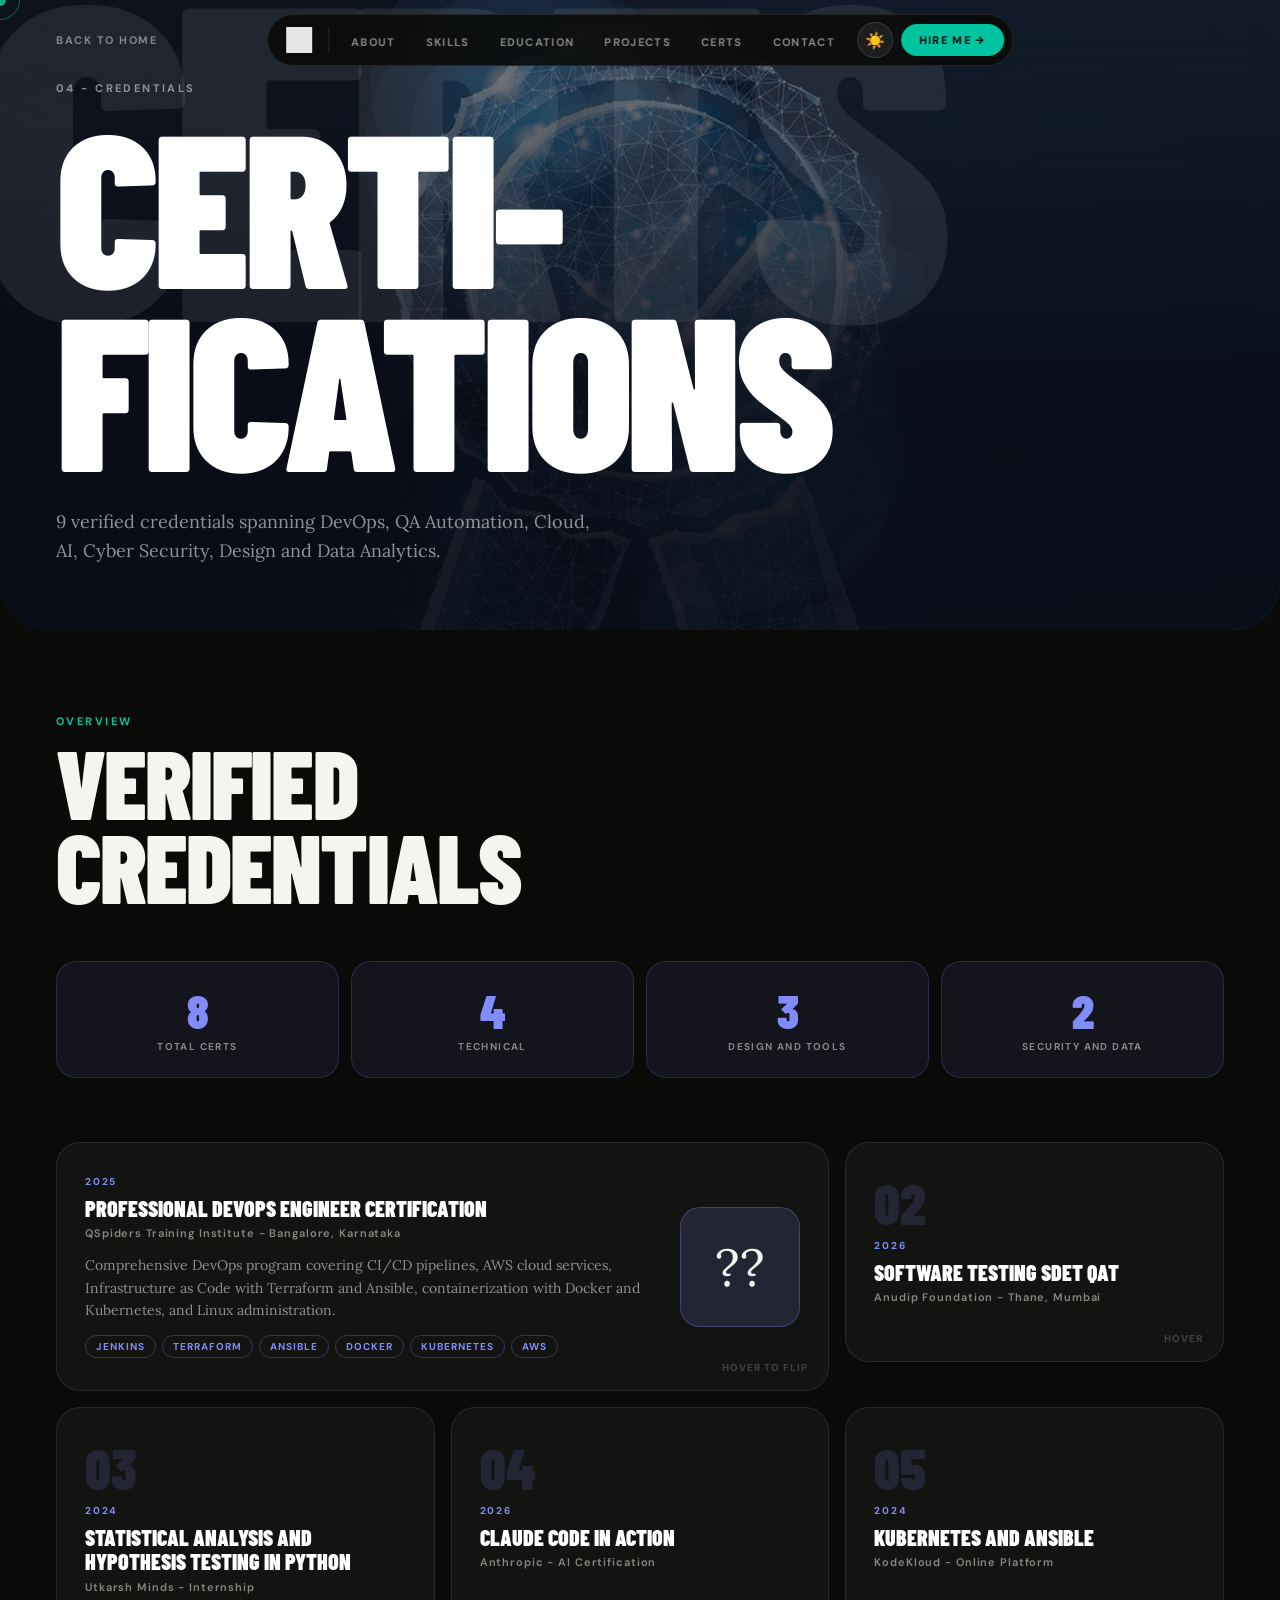
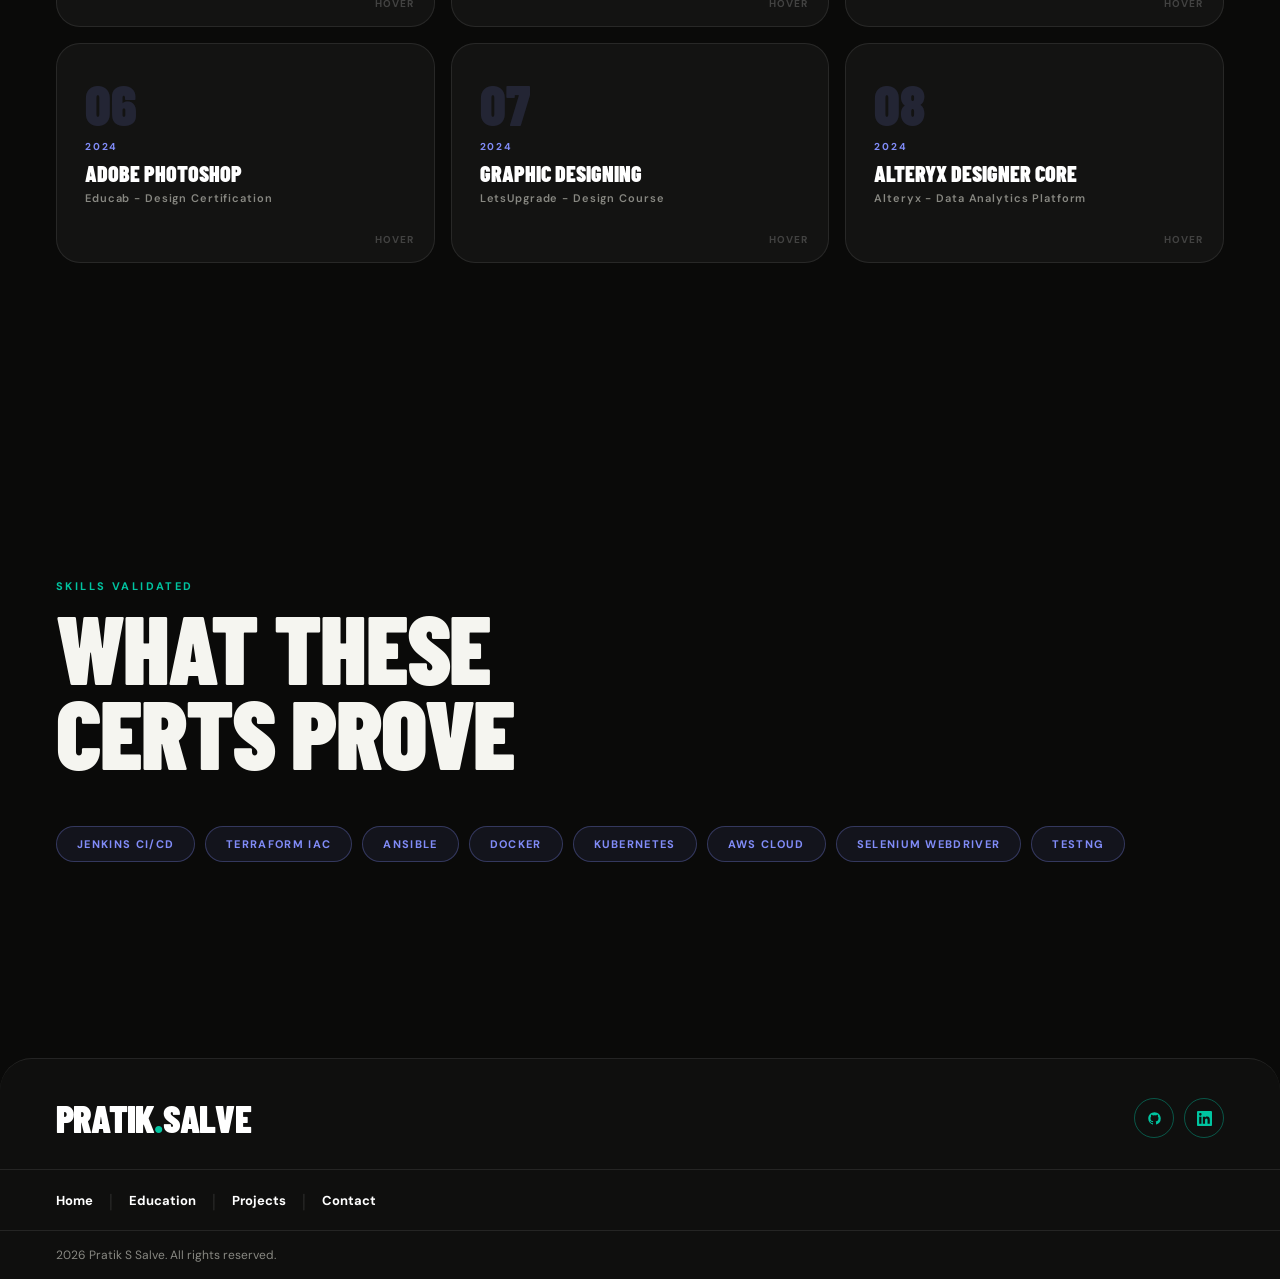
<file: certifications.html>
<!DOCTYPE html>
<html lang="en">
<head>
  <meta charset="UTF-8"/>
  <meta name="viewport" content="width=device-width, initial-scale=1.0"/>
  <title>Certifications — Pratik S Salve | Portfolio</title>
  <meta name="description" content="9 verified credentials — QSpiders DevOps, Anudip SDET, Anthropic Claude Code, KodeKloud, Mastercard Cyber Security, Alteryx, and more."/>
  <meta name="author" content="Pratik S Salve"/>
  <meta property="og:title" content="Certifications — Pratik S Salve"/>
  <link rel="manifest" href="manifest.json"/>
  <meta name="theme-color" content="#00c4a0"/>
  <link rel="icon" type="image/svg+xml" href="favicon.svg"/>
  <link rel="stylesheet" href="shared.css"/>
  <style>
    .page-hero{min-height:70vh;background:#0a0f1e url('cerifications.jpg') center center / cover no-repeat;position:relative;overflow:hidden;display:flex;flex-direction:column;justify-content:flex-end;padding:0 56px;border-radius:0 0 48px 48px;margin-bottom:4px;}
    .page-hero::before{content:'';position:absolute;inset:0;background:linear-gradient(to top, rgba(8,10,20,0.92) 40%, rgba(8,10,20,0.55) 100%);z-index:1;}
    .page-hero > *{position:relative;z-index:2;}
    .page-hero-bg{position:absolute;top:-40px;left:-20px;font-family:'Barlow Condensed',sans-serif;font-weight:900;font-size:clamp(180px,35vw,480px);text-transform:uppercase;letter-spacing:-0.05em;line-height:0.82;color:rgba(255,255,255,0.08);user-select:none;pointer-events:none;animation:bgDrift 18s ease-in-out infinite alternate;}
    @keyframes bgDrift{from{transform:translateX(-2%);}to{transform:translateX(2%);}}
    .back-btn{position:relative;z-index:2;display:inline-flex;align-items:center;gap:8px;font-family:'DM Sans',sans-serif;font-size:11px;font-weight:700;letter-spacing:0.14em;text-transform:uppercase;color:rgba(255,255,255,0.45);text-decoration:none;padding:10px 0;margin-bottom:24px;transition:gap 0.2s,color 0.2s;animation:fadeUp 0.6s ease 0.2s both;}
    .back-btn:hover{gap:14px;color:rgba(255,255,255,0.85);}
    .page-hero-label{font-family:'DM Sans',sans-serif;font-size:11px;font-weight:700;letter-spacing:0.22em;text-transform:uppercase;color:rgba(255,255,255,0.5);margin-bottom:16px;z-index:2;position:relative;animation:fadeUp 0.7s ease 0.3s both;}
    .page-hero-title{font-family:'Barlow Condensed',sans-serif;font-weight:900;font-size:clamp(80px,17vw,220px);line-height:0.84;letter-spacing:-0.03em;text-transform:uppercase;color:#fff;z-index:2;position:relative;overflow:hidden;}
    .page-hero-title span{display:block;overflow:hidden;animation:lineReveal 0.9s cubic-bezier(0.16,1,0.3,1) both;}
    .page-hero-title span:nth-child(1){animation-delay:0.4s;}.page-hero-title span:nth-child(2){animation-delay:0.55s;}
    @keyframes lineReveal{from{clip-path:inset(0 0 100% 0);transform:translateY(20px);}to{clip-path:inset(0 0 0% 0);transform:translateY(0);}}
    .page-hero-sub{position:relative;z-index:2;font-family:'Lora',serif;font-size:18px;color:rgba(255,255,255,0.55);max-width:560px;line-height:1.6;padding:32px 0 64px;animation:fadeUp 0.8s ease 0.7s both;}
    @keyframes fadeUp{from{opacity:0;transform:translateY(36px);}to{opacity:1;transform:translateY(0);}}
    .cert-section{padding:80px 56px;max-width:1280px;margin:0 auto;}
    .cert-stats{display:grid;grid-template-columns:repeat(4,1fr);gap:12px;margin-bottom:64px;}
    .cert-stat{background:rgba(129,140,248,0.08);border:1px solid rgba(129,140,248,0.2);border-radius:20px;padding:24px;text-align:center;}
    .cert-stat-num{font-family:'Barlow Condensed',sans-serif;font-weight:900;font-size:48px;color:var(--indigo);line-height:1;}
    .cert-stat-lbl{font-family:'DM Sans',sans-serif;font-size:10px;font-weight:700;letter-spacing:0.14em;text-transform:uppercase;color:var(--gray);margin-top:6px;}
    [data-theme="light"] .cert-stat{background:rgba(129,140,248,0.06);border-color:rgba(129,140,248,0.2);}
    .cert-grid{display:grid;grid-template-columns:repeat(auto-fill,minmax(300px,1fr));gap:16px;}
    .cert-flip{perspective:900px;cursor:pointer;}
    .cert-flip-inner{position:relative;transform-style:preserve-3d;transition:transform 0.7s cubic-bezier(0.16,1,0.3,1);}
    .cert-flip:hover .cert-flip-inner{transform:rotateY(180deg);}
    .cert-front,.cert-back{backface-visibility:hidden;-webkit-backface-visibility:hidden;border-radius:24px;min-height:220px;padding:32px 28px;border:1px solid rgba(255,255,255,0.09);position:relative;overflow:hidden;}
    .cert-front{background:rgba(255,255,255,0.04);}
    .cert-front::after{content:'';position:absolute;top:0;left:-100%;width:50%;height:100%;background:linear-gradient(90deg,transparent,rgba(255,255,255,0.06),transparent);animation:shimmer 3.5s ease infinite;animation-delay:var(--delay,0s);}
    @keyframes shimmer{0%{left:-100%;}100%{left:200%;}}
    .cert-back{position:absolute;inset:0;transform:rotateY(180deg);background:rgba(129,140,248,0.12);border-color:rgba(129,140,248,0.35);display:flex;flex-direction:column;justify-content:center;}
    .cert-number{font-family:'Barlow Condensed',sans-serif;font-weight:900;font-size:56px;line-height:1;color:rgba(129,140,248,0.15);margin-bottom:8px;}
    .cert-year{font-family:'DM Sans',sans-serif;font-size:10px;font-weight:700;letter-spacing:0.18em;text-transform:uppercase;color:var(--indigo);margin-bottom:8px;}
    .cert-name{font-family:'Barlow Condensed',sans-serif;font-weight:900;font-size:22px;text-transform:uppercase;color:#fff;line-height:1.1;margin-bottom:6px;}
    .cert-issuer{font-family:'DM Sans',sans-serif;font-size:11px;font-weight:600;letter-spacing:0.08em;color:var(--gray);}
    .cert-hint{position:absolute;bottom:16px;right:20px;font-family:'DM Sans',sans-serif;font-size:10px;font-weight:700;letter-spacing:0.1em;text-transform:uppercase;color:rgba(255,255,255,0.2);}
    .cert-back-label{font-family:'DM Sans',sans-serif;font-size:10px;font-weight:700;letter-spacing:0.18em;text-transform:uppercase;color:var(--indigo);margin-bottom:10px;}
    .cert-back-title{font-family:'Barlow Condensed',sans-serif;font-weight:900;font-size:20px;text-transform:uppercase;color:#fff;margin-bottom:10px;}
    .cert-back-desc{font-family:'Lora',serif;font-size:14px;color:rgba(245,245,240,0.65);line-height:1.6;margin-bottom:16px;}
    .cert-back-badge{display:inline-flex;align-items:center;gap:6px;font-family:'DM Sans',sans-serif;font-size:10px;font-weight:700;letter-spacing:0.1em;text-transform:uppercase;color:var(--indigo);border:1px solid rgba(129,140,248,0.35);padding:5px 12px;border-radius:50px;}
    .cert-featured{grid-column:span 2;}
    .cert-featured .cert-front{min-height:auto;display:grid;grid-template-columns:1fr auto;align-items:center;gap:32px;}
    .cert-featured-visual{width:120px;height:120px;border-radius:20px;background:rgba(129,140,248,0.15);border:1px solid rgba(129,140,248,0.3);display:flex;align-items:center;justify-content:center;font-size:52px;flex-shrink:0;}
    .cert-tags{display:flex;flex-wrap:wrap;gap:6px;margin-top:14px;}
    .cert-tag{font-family:'DM Sans',sans-serif;font-size:10px;font-weight:700;letter-spacing:0.1em;text-transform:uppercase;color:var(--indigo);border:1px solid rgba(129,140,248,0.3);padding:4px 10px;border-radius:50px;}
    [data-theme="light"] .cert-front{background:rgba(0,0,0,0.04);border-color:rgba(0,0,0,0.1);}
    [data-theme="light"] .cert-name{color:#0d0d0c;}
    [data-theme="light"] .cert-issuer{color:#666660;}
    [data-theme="light"] .cert-hint{color:rgba(0,0,0,0.15);}
    [data-theme="light"] .cert-number{color:rgba(129,140,248,0.12);}
    .skills-validated{padding:0 56px 96px;max-width:1280px;margin:0 auto;}
    .skill-pill-grid{display:flex;flex-wrap:wrap;gap:10px;margin-top:24px;}
    .skill-pill{font-family:'DM Sans',sans-serif;font-size:11px;font-weight:700;letter-spacing:0.12em;text-transform:uppercase;padding:10px 20px;border-radius:50px;border:1px solid rgba(129,140,248,0.3);color:var(--indigo);background:rgba(129,140,248,0.08);transition:all 0.25s;cursor:default;}
    .skill-pill:hover{background:rgba(129,140,248,0.2);border-color:var(--indigo);transform:translateY(-2px);}
    @media(max-width:900px){.page-hero{padding:0 24px;border-radius:0 0 32px 32px;}.cert-section,.skills-validated{padding-left:24px;padding-right:24px;}.cert-featured{grid-column:span 1;}.cert-featured .cert-front{grid-template-columns:1fr;}.cert-featured-visual{display:none;}.cert-stats{grid-template-columns:repeat(2,1fr);}}
  </style>
</head>
<body>
<a href="#main-content" class="skip-link">Skip to content</a>
<div id="preloader"><div class="preloader-inner"><div class="preloader-logo">P<span>.</span></div><div class="preloader-bar"><div class="preloader-bar-fill"></div></div></div></div>
<div id="scrollProgress"></div>
<button id="backToTop" title="Back to top">^</button>
<div id="mobileMenu"><div class="mobile-panel"><button class="mobile-close" id="menuClose">X</button><a class="mobile-panel-logo" href="index.html">P<span>.</span></a><ul class="mobile-links"><li><a href="index.html">Home</a></li><li><a href="education.html">Education</a></li><li><a href="projects.html">Projects</a></li><li><a href="certifications.html">Certifications</a></li><li><a href="contact.html">Contact</a></li></ul><div class="mobile-footer">2026 Pratik S Salve</div></div></div>
<div class="cursor"></div><div class="cursor-ring"></div><div class="page-transition"></div>
<nav>
  <a class="nav-logo" href="index.html" style="padding:0 16px 0 10px;border-right:1px solid rgba(255,255,255,0.1);margin-right:8px;"><img src="logo.png" alt="Pratik Salve Logo" style="height:26px;width:auto;object-fit:contain;display:block;filter:brightness(0) invert(1);opacity:0.9;"/></a>
  <ul class="nav-links">
    <li><a href="index.html#about">About</a></li>
    <li><a href="index.html#skills">Skills</a></li>
    <li><a href="education.html">Education</a></li>
    <li><a href="projects.html">Projects</a></li>
    <li><a href="certifications.html" class="active">Certs</a></li>
    <li><a href="contact.html">Contact</a></li>
  </ul>
  <button id="themeToggle" title="Toggle theme">S</button>
  <a class="nav-cta btn-magnetic" href="contact.html">Hire Me →</a>
  <button id="hamburger" aria-label="Open menu"><span></span><span></span><span></span></button>
</nav>

<section class="page-hero">
  <div class="page-hero-bg">CERTS</div>
  <a href="index.html" class="back-btn">Back to Home</a>
  <div class="page-hero-label">04 - Credentials</div>
  <h1 class="page-hero-title"><span>Certi-</span><span>fications</span></h1>
  <p class="page-hero-sub">9 verified credentials spanning DevOps, QA Automation, Cloud, AI, Cyber Security, Design and Data Analytics.</p>
</section>

<div class="cert-section" id="main-content" role="main">
  <div class="reveal"><div class="sec-label">Overview</div></div>
  <div class="reveal"><div class="sec-title">Verified<br>Credentials</div></div>
  <div class="cert-stats stagger reveal">
    <div class="cert-stat"><div class="cert-stat-num" data-count="9">0</div><div class="cert-stat-lbl">Total Certs</div></div>
    <div class="cert-stat"><div class="cert-stat-num" data-count="4">0</div><div class="cert-stat-lbl">Technical</div></div>
    <div class="cert-stat"><div class="cert-stat-num" data-count="3">0</div><div class="cert-stat-lbl">Design and Tools</div></div>
    <div class="cert-stat"><div class="cert-stat-num" data-count="2">0</div><div class="cert-stat-lbl">Security and Data</div></div>
  </div>
  <div class="cert-grid stagger">

    <div class="cert-flip cert-featured" style="--delay:0s">
      <div class="cert-flip-inner">
        <div class="cert-front">
          <div>
            <div class="cert-year">2025</div>
            <div class="cert-name">Professional DevOps Engineer Certification</div>
            <div class="cert-issuer">QSpiders Training Institute - Bangalore, Karnataka</div>
            <div style="margin-top:14px;font-family:'Lora',serif;font-size:14px;color:rgba(245,245,240,0.55);line-height:1.6;">Comprehensive DevOps program covering CI/CD pipelines, AWS cloud services, Infrastructure as Code with Terraform and Ansible, containerization with Docker and Kubernetes, and Linux administration.</div>
            <div class="cert-tags"><span class="cert-tag">Jenkins</span><span class="cert-tag">Terraform</span><span class="cert-tag">Ansible</span><span class="cert-tag">Docker</span><span class="cert-tag">Kubernetes</span><span class="cert-tag">AWS</span></div>
          </div>
          <div class="cert-featured-visual">??</div>
          <div class="cert-hint">Hover to flip</div>
        </div>
        <div class="cert-back">
          <div class="cert-back-label">QSpiders - Bangalore - 2025</div>
          <div class="cert-back-title">Professional DevOps Engineer</div>
          <div class="cert-back-desc">Hands-on training in the complete DevOps lifecycle. Practical labs on AWS EC2 VPC IAM, Jenkins pipelines, Terraform IaC provisioning, Ansible playbooks, Docker containerization, and Kubernetes orchestration.</div>
          <div class="cert-back-badge">Verified Certificate</div>
        </div>
      </div>
    </div>

    <div class="cert-flip" style="--delay:0.1s">
      <div class="cert-flip-inner">
        <div class="cert-front"><div class="cert-number">02</div><div class="cert-year">2026</div><div class="cert-name">Software Testing SDET QAT</div><div class="cert-issuer">Anudip Foundation - Thane, Mumbai</div><div class="cert-hint">Hover</div></div>
        <div class="cert-back"><div class="cert-back-label">Anudip Foundation - Thane - 2026</div><div class="cert-back-title">SDET QA Tester</div><div class="cert-back-desc">Complete QA program covering Manual Testing, Selenium WebDriver automation, TestNG, Maven POM framework, JMeter performance testing, API testing with RestAssured, and defect management with Jira.</div><div class="cert-back-badge">Certified Tester</div></div>
      </div>
    </div>

    <div class="cert-flip" style="--delay:0.2s">
      <div class="cert-flip-inner">
        <div class="cert-front"><div class="cert-number">03</div><div class="cert-year">2024</div><div class="cert-name">Statistical Analysis and Hypothesis Testing in Python</div><div class="cert-issuer">Utkarsh Minds - Internship</div><div class="cert-hint">Hover</div></div>
        <div class="cert-back"><div class="cert-back-label">Utkarsh Minds - 2024</div><div class="cert-back-title">Data Analytics Intern</div><div class="cert-back-desc">Real-world data analysis using Python. One-sample, two-sample, and multi-variable hypothesis testing. Extracting insights from complex datasets using statistical methods, Pandas and NumPy.</div><div class="cert-back-badge">Internship Certificate</div></div>
      </div>
    </div>

    <div class="cert-flip" style="--delay:0.3s">
      <div class="cert-flip-inner">
        <div class="cert-front"><div class="cert-number">04</div><div class="cert-year">2026</div><div class="cert-name">Claude Code in Action</div><div class="cert-issuer">Anthropic - AI Certification</div><div class="cert-hint">Hover</div></div>
        <div class="cert-back"><div class="cert-back-label">Anthropic - 2026</div><div class="cert-back-title">Claude Code in Action</div><div class="cert-back-desc">Certified in AI-assisted software development using Claude by Anthropic. Practical application of large language models for code generation, debugging, documentation, and building intelligent applications.</div><div class="cert-back-badge">AI Certified</div></div>
      </div>
    </div>

    <div class="cert-flip" style="--delay:0.4s">
      <div class="cert-flip-inner">
        <div class="cert-front"><div class="cert-number">05</div><div class="cert-year">2024</div><div class="cert-name">Kubernetes and Ansible</div><div class="cert-issuer">KodeKloud - Online Platform</div><div class="cert-hint">Hover</div></div>
        <div class="cert-back"><div class="cert-back-label">KodeKloud - 2024</div><div class="cert-back-title">Kubernetes and Ansible</div><div class="cert-back-desc">Hands-on labs in container orchestration with Kubernetes covering pods, deployments, services and scaling. Configuration management with Ansible playbooks, roles, inventory management and automation.</div><div class="cert-back-badge">Verified</div></div>
      </div>
    </div>

    <div class="cert-flip" style="--delay:0.5s">
      <div class="cert-flip-inner">
        <div class="cert-front"><div class="cert-number">06</div><div class="cert-year">2024</div><div class="cert-name">Adobe Photoshop</div><div class="cert-issuer">Educab - Design Certification</div><div class="cert-hint">Hover</div></div>
        <div class="cert-back"><div class="cert-back-label">Educab - 2024</div><div class="cert-back-title">Adobe Photoshop</div><div class="cert-back-desc">Professional image editing, photo manipulation, layer management, colour correction, typography, and digital design fundamentals using Adobe Photoshop.</div><div class="cert-back-badge">Design Certified</div></div>
      </div>
    </div>

    <div class="cert-flip" style="--delay:0.6s">
      <div class="cert-flip-inner">
        <div class="cert-front"><div class="cert-number">07</div><div class="cert-year">2024</div><div class="cert-name">Graphic Designing</div><div class="cert-issuer">LetsUpgrade - Design Course</div><div class="cert-hint">Hover</div></div>
        <div class="cert-back"><div class="cert-back-label">LetsUpgrade - 2024</div><div class="cert-back-title">Graphic Designing</div><div class="cert-back-desc">Principles of visual design including typography, colour theory, layout, branding fundamentals, and creating professional graphics for digital and print media.</div><div class="cert-back-badge">Design Certified</div></div>
      </div>
    </div>

    <div class="cert-flip" style="--delay:0.7s">
      <div class="cert-flip-inner">
        <div class="cert-front"><div class="cert-number">08</div><div class="cert-year">2024</div><div class="cert-name">Alteryx Designer Core</div><div class="cert-issuer">Alteryx - Data Analytics Platform</div><div class="cert-hint">Hover</div></div>
        <div class="cert-back"><div class="cert-back-label">Alteryx - 2024</div><div class="cert-back-title">Alteryx Designer Core</div><div class="cert-back-desc">Data preparation, blending, and analytics using Alteryx Designer. ETL workflows, data cleansing, spatial analytics, and automated reporting for business intelligence use cases.</div><div class="cert-back-badge">Data Certified</div></div>
      </div>
    </div>

    <div class="cert-flip" style="--delay:0.8s">
      <div class="cert-flip-inner">
        <div class="cert-front"><div class="cert-number">09</div><div class="cert-year">2023</div><div class="cert-name">Cyber Security Job Simulation</div><div class="cert-issuer">Mastercard - Forage Virtual Experience</div><div class="cert-hint">Hover</div></div>
        <div class="cert-back"><div class="cert-back-label">Mastercard x Forage - 2023</div><div class="cert-back-title">Cyber Security Simulation</div><div class="cert-back-desc">Virtual work experience at Mastercard's Cyber Security team covering threat identification, phishing simulation analysis, security awareness training design, and incident response fundamentals.</div><div class="cert-back-badge">Security Certified</div></div>
      </div>
    </div>

  </div>
</div>

<div class="skills-validated">
  <div class="reveal"><div class="sec-label">Skills Validated</div></div>
  <div class="reveal"><div class="sec-title">What These<br>Certs Prove</div></div>
  <div class="skill-pill-grid stagger reveal">
    <span class="skill-pill">Jenkins CI/CD</span>
    <span class="skill-pill">Terraform IaC</span>
    <span class="skill-pill">Ansible</span>
    <span class="skill-pill">Docker</span>
    <span class="skill-pill">Kubernetes</span>
    <span class="skill-pill">AWS Cloud</span>
    <span class="skill-pill">Selenium WebDriver</span>
    <span class="skill-pill">TestNG</span>
    <span class="skill-pill">JMeter</span>
    <span class="skill-pill">Python Stats</span>
    <span class="skill-pill">Hypothesis Testing</span>
    <span class="skill-pill">Claude AI</span>
    <span class="skill-pill">Alteryx</span>
    <span class="skill-pill">Photoshop</span>
    <span class="skill-pill">Graphic Design</span>
    <span class="skill-pill">Cyber Security</span>
    <span class="skill-pill">Phishing Analysis</span>
    <span class="skill-pill">Linux Admin</span>
    <span class="skill-pill">REST API Testing</span>
    <span class="skill-pill">Jira Defect Mgmt</span>
  </div>
</div>

<footer class="site-footer">
  <div class="footer-top">
    <a class="footer-logo" href="index.html">PRATIK<span>.</span>SALVE</a>
    <div class="footer-socials">
      <a class="social-btn" href="https://github.com/imagesAII" target="_blank"><svg viewBox="0 0 24 24"><path d="M12 2C6.48 2 2 6.48 2 12c0 4.42 2.87 8.17 6.84 9.49.5.09.68-.22.68-.48 0-.24-.01-.87-.01-1.71-2.78.6-3.37-1.34-3.37-1.34-.45-1.16-1.11-1.47-1.11-1.47-.91-.62.07-.61.07-.61 1 .07 1.53 1.03 1.53 1.03.89 1.52 2.34 1.08 2.91.83.09-.65.35-1.08.63-1.33-2.22-.25-4.55-1.11-4.55-4.94 0-1.09.39-1.98 1.03-2.68-.1-.25-.45-1.27.1-2.64 0 0 .84-.27 2.75 1.02A9.56 9.56 0 0112 6.8c.85 0 1.71.11 2.51.33 1.91-1.29 2.75-1.02 2.75-1.02.55 1.37.2 2.39.1 2.64.64.7 1.03 1.59 1.03 2.68 0 3.84-2.34 4.69-4.57 4.93.36.31.68.92.68 1.85 0 1.34-.01 2.41-.01 2.74 0 .27.18.58.69.48A10.01 10.01 0 0022 12c0-5.52-4.48-10-10-10z"/></svg></a>
      <a class="social-btn" href="https://www.linkedin.com/in/pratik-salve-developer/" target="_blank"><svg viewBox="0 0 24 24"><path d="M20.447 20.452h-3.554v-5.569c0-1.328-.027-3.037-1.852-3.037-1.853 0-2.136 1.445-2.136 2.939v5.667H9.351V9h3.414v1.561h.046c.477-.9 1.637-1.85 3.37-1.85 3.601 0 4.267 2.37 4.267 5.455v6.286zM5.337 7.433a2.062 2.062 0 01-2.063-2.065 2.064 2.064 0 112.063 2.065zm1.782 13.019H3.555V9h3.564v11.452zM22.225 0H1.771C.792 0 0 .774 0 1.729v20.542C0 23.227.792 24 1.771 24h20.451C23.2 24 24 23.227 24 22.271V1.729C24 .774 23.2 0 22.222 0h.003z"/></svg></a>
    </div>
  </div>
  <div class="footer-nav"><a href="index.html">Home</a><span class="pipe">|</span><a href="education.html">Education</a><span class="pipe">|</span><a href="projects.html">Projects</a><span class="pipe">|</span><a href="contact.html">Contact</a></div>
  <div class="footer-bottom"><p class="footer-copy">2026 Pratik S Salve. All rights reserved.</p></div>
</footer>
<script src="shared.js"></script>
</body>
</html>
</file>
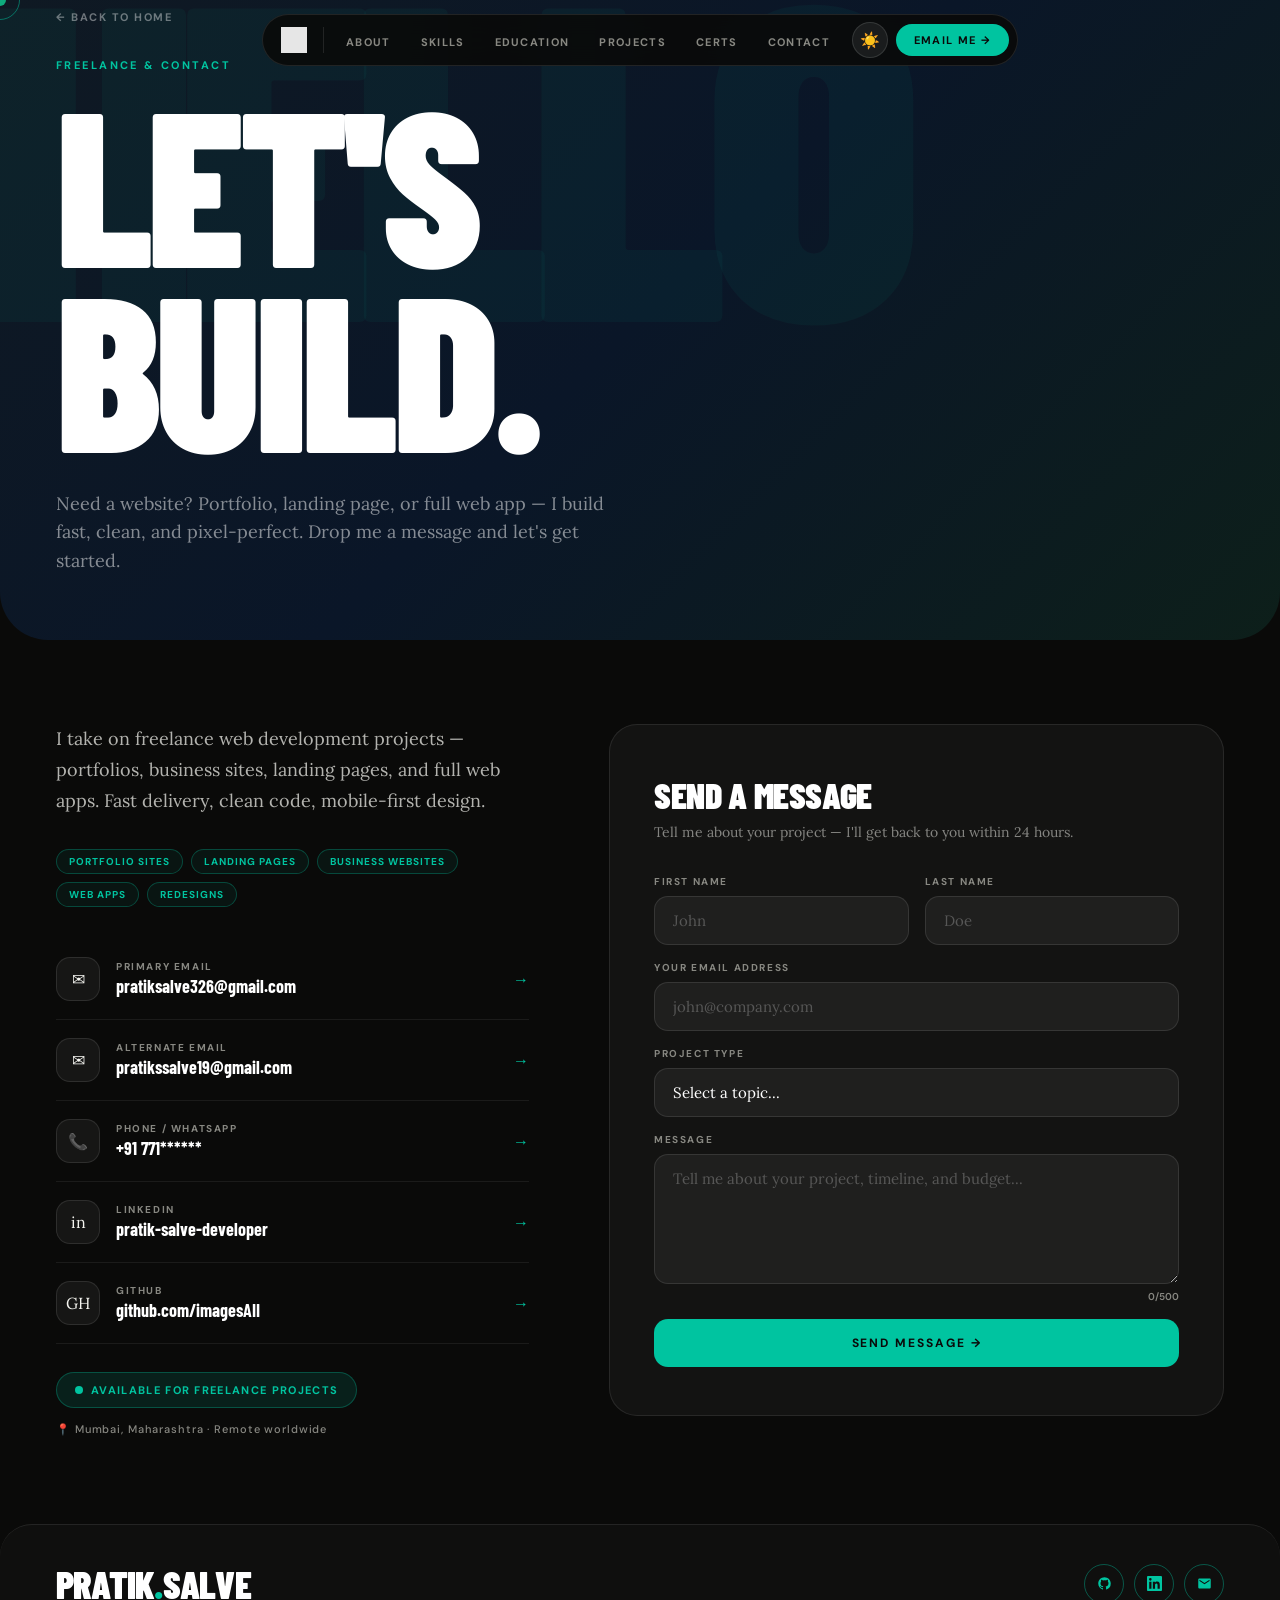
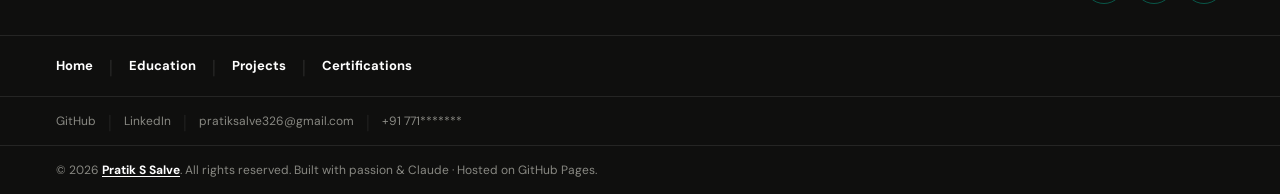
<file: contact.html>
<!DOCTYPE html>
<html lang="en">
<head>
  <meta charset="UTF-8"/>
  <meta name="viewport" content="width=device-width, initial-scale=1.0"/>
  <title>Contact — Pratik S Salve | Freelance Web Developer</title>
  <meta name="description" content="Hire Pratik Salve for freelance web development — portfolios, landing pages, business websites and web apps. Based in Kalyan, Mumbai."/>
  <meta name="author" content="Pratik S Salve"/>
  <link rel="manifest" href="manifest.json"/>
  <meta name="theme-color" content="#00c4a0"/>
  <link rel="icon" type="image/svg+xml" href="favicon.svg"/>
  <link rel="stylesheet" href="shared.css"/>
  <style>
    .page-hero{min-height:60vh;background:linear-gradient(135deg,#0f1923 0%,#0a1628 50%,#0d1f1a 100%);position:relative;overflow:hidden;display:flex;flex-direction:column;justify-content:flex-end;padding:0 56px;border-radius:0 0 48px 48px;margin-bottom:4px;}
    .page-hero-bg{position:absolute;top:-40px;left:-20px;font-family:'Barlow Condensed',sans-serif;font-weight:900;font-size:clamp(180px,35vw,480px);text-transform:uppercase;letter-spacing:-0.05em;line-height:0.82;color:rgba(0,196,160,0.05);user-select:none;pointer-events:none;animation:bgDrift 18s ease-in-out infinite alternate;}
    @keyframes bgDrift{from{transform:translateX(-2%);}to{transform:translateX(2%);}}
    .back-btn{position:relative;z-index:2;display:inline-flex;align-items:center;gap:8px;font-family:'DM Sans',sans-serif;font-size:11px;font-weight:700;letter-spacing:0.14em;text-transform:uppercase;color:rgba(255,255,255,0.4);text-decoration:none;padding:10px 0;margin-bottom:24px;transition:gap 0.2s,color 0.2s;animation:fadeUp 0.6s ease 0.2s both;}
    .back-btn:hover{gap:14px;color:rgba(255,255,255,0.8);}
    .page-hero-label{font-family:'DM Sans',sans-serif;font-size:11px;font-weight:700;letter-spacing:0.22em;text-transform:uppercase;color:var(--teal);margin-bottom:16px;z-index:2;position:relative;animation:fadeUp 0.7s ease 0.3s both;}
    .page-hero-title{font-family:'Barlow Condensed',sans-serif;font-weight:900;font-size:clamp(88px,18vw,220px);line-height:0.84;letter-spacing:-0.03em;text-transform:uppercase;color:#fff;z-index:2;position:relative;overflow:hidden;}
    .page-hero-title span{display:block;overflow:hidden;animation:lineReveal 0.9s cubic-bezier(0.16,1,0.3,1) both;}
    .page-hero-title span:nth-child(1){animation-delay:0.4s;}.page-hero-title span:nth-child(2){animation-delay:0.55s;}
    @keyframes lineReveal{from{clip-path:inset(0 0 100% 0);transform:translateY(20px);}to{clip-path:inset(0 0 0% 0);transform:translateY(0);}}
    .page-hero-sub{position:relative;z-index:2;font-family:'Lora',serif;font-size:18px;color:rgba(255,255,255,0.5);max-width:560px;line-height:1.6;padding:32px 0 64px;animation:fadeUp 0.8s ease 0.7s both;}
    @keyframes fadeUp{from{opacity:0;transform:translateY(36px);}to{opacity:1;transform:translateY(0);}}

    .contact-section{padding:80px 56px;max-width:1280px;margin:0 auto;}
    .contact-grid{display:grid;grid-template-columns:1fr 1.3fr;gap:80px;align-items:start;}
    .contact-info{position:sticky;top:88px;}
    .contact-intro{font-family:'Lora',serif;font-size:18px;color:rgba(245,245,240,0.72);line-height:1.72;margin-bottom:32px;}
    .contact-method{display:flex;align-items:center;gap:16px;padding:18px 0;border-bottom:1px solid rgba(255,255,255,0.07);text-decoration:none;transition:all 0.25s;color:inherit;}
    .contact-method:hover{padding-left:10px;}
    .contact-method:hover .cm-icon{background:rgba(0,196,160,0.2);border-color:rgba(0,196,160,0.4);}
    .cm-icon{width:44px;height:44px;border-radius:14px;background:rgba(255,255,255,0.05);border:1px solid rgba(255,255,255,0.1);display:flex;align-items:center;justify-content:center;font-size:16px;flex-shrink:0;transition:all 0.25s;}
    .cm-body{flex:1;min-width:0;}
    .cm-label{font-family:'DM Sans',sans-serif;font-size:10px;font-weight:700;letter-spacing:0.16em;text-transform:uppercase;color:var(--gray);}
    .cm-value{font-family:'Barlow Condensed',sans-serif;font-weight:700;font-size:18px;color:#fff;margin-top:2px;}
    .cm-arrow{color:var(--teal);font-size:16px;transition:transform 0.25s;flex-shrink:0;}
    .contact-method:hover .cm-arrow{transform:translateX(6px);}
    .avail-badge{display:inline-flex;align-items:center;gap:8px;background:rgba(0,196,160,0.12);border:1px solid rgba(0,196,160,0.3);color:var(--teal);font-family:'DM Sans',sans-serif;font-size:11px;font-weight:700;letter-spacing:0.12em;text-transform:uppercase;padding:10px 18px;border-radius:50px;margin-top:28px;}
    .avail-dot{width:8px;height:8px;border-radius:50%;background:var(--teal);animation:pulse 2s ease-in-out infinite;flex-shrink:0;}
    @keyframes pulse{0%,100%{box-shadow:0 0 0 0 rgba(0,196,160,0.6);}50%{box-shadow:0 0 0 6px rgba(0,196,160,0);}}
    .services-strip{display:flex;flex-wrap:wrap;gap:8px;margin-bottom:32px;}
    .service-tag{font-family:'DM Sans',sans-serif;font-size:10px;font-weight:700;letter-spacing:0.1em;text-transform:uppercase;color:var(--teal);border:1px solid rgba(0,196,160,0.3);padding:5px 12px;border-radius:50px;background:rgba(0,196,160,0.06);}
    .contact-form-wrap{background:rgba(255,255,255,0.04);border:1px solid rgba(255,255,255,0.09);border-radius:28px;padding:48px 44px;}
    .form-title{font-family:'Barlow Condensed',sans-serif;font-weight:900;font-size:36px;text-transform:uppercase;color:#fff;margin-bottom:6px;letter-spacing:-0.01em;}
    .form-subtitle{font-family:'Lora',serif;font-size:14px;color:rgba(245,245,240,0.5);margin-bottom:32px;line-height:1.5;}
    .form-row{display:grid;grid-template-columns:1fr 1fr;gap:16px;}
    .form-group{display:flex;flex-direction:column;gap:8px;margin-bottom:16px;}
    .form-label{font-family:'DM Sans',sans-serif;font-size:10px;font-weight:700;letter-spacing:0.16em;text-transform:uppercase;color:var(--gray);}
    .form-input,.form-select,.form-textarea{background:rgba(255,255,255,0.05);border:1px solid rgba(255,255,255,0.1);border-radius:14px;padding:14px 18px;font-family:'Lora',serif;font-size:15px;color:#fff;outline:none;transition:all 0.25s;width:100%;box-sizing:border-box;-webkit-appearance:none;appearance:none;}
    .form-input::placeholder,.form-textarea::placeholder{color:rgba(255,255,255,0.25);}
    .form-input:focus,.form-select:focus,.form-textarea:focus{border-color:rgba(0,196,160,0.5);background:rgba(0,196,160,0.06);box-shadow:0 0 0 3px rgba(0,196,160,0.12);}
    .form-textarea{resize:vertical;min-height:130px;}
    .form-select option{background:#1a1a18;color:#fff;}
    .char-counter{font-family:'DM Sans',sans-serif;font-size:10px;font-weight:600;color:var(--gray);text-align:right;margin-top:-10px;margin-bottom:16px;}
    .form-submit{width:100%;padding:16px;border-radius:14px;background:var(--teal);border:none;cursor:pointer;font-family:'DM Sans',sans-serif;font-size:12px;font-weight:700;letter-spacing:0.16em;text-transform:uppercase;color:#0a0a09;transition:all 0.25s;}
    .form-submit:hover{background:#00ddb5;transform:translateY(-2px);box-shadow:0 12px 32px rgba(0,196,160,0.35);}
    .form-success{display:none;text-align:center;padding:32px;}
    .form-success.show{display:block;}
    .success-icon{font-size:48px;margin-bottom:16px;}
    .success-title{font-family:'Barlow Condensed',sans-serif;font-weight:900;font-size:36px;text-transform:uppercase;color:var(--teal);margin-bottom:8px;}
    .success-msg{font-family:'Lora',serif;font-size:16px;color:rgba(245,245,240,0.6);}
    @media(max-width:900px){
      .page-hero{padding:0 24px;border-radius:0 0 32px 32px;}
      .contact-section{padding:64px 24px;}
      .contact-grid{grid-template-columns:1fr;gap:40px;}
      .contact-info{position:static;}
      .form-row{grid-template-columns:1fr;}
      .contact-form-wrap{padding:32px 24px;}
    }
  </style>
</head>
<body>
<a href="#main-content" class="skip-link">Skip to content</a>

<div id="preloader">
  <div class="preloader-inner">
    <div class="preloader-logo">P<span>.</span></div>
    <div class="preloader-bar"><div class="preloader-bar-fill"></div></div>
  </div>
</div>
<div id="scrollProgress"></div>
<button id="backToTop" title="Back to top">↑</button>

<div id="mobileMenu">
  <div class="mobile-panel">
    <button class="mobile-close" id="menuClose">✕</button>
    <a class="mobile-panel-logo" href="index.html">P<span>.</span></a>
    <ul class="mobile-links">
      <li><a href="index.html">Home <span>→</span></a></li>
      <li><a href="education.html">Education <span>→</span></a></li>
      <li><a href="projects.html">Projects <span>→</span></a></li>
      <li><a href="certifications.html">Certifications <span>→</span></a></li>
      <li><a href="contact.html">Contact <span>→</span></a></li>
    </ul>
    <div class="mobile-footer">© 2026 Pratik S Salve</div>
  </div>
</div>

<div class="cursor"></div>
<div class="cursor-ring"></div>
<div class="page-transition"></div>

<nav>
  <a class="nav-logo" href="index.html" style="padding:0 16px 0 10px;border-right:1px solid rgba(255,255,255,0.1);margin-right:8px;">
    <img src="logo.png" alt="Pratik Salve" style="height:26px;width:auto;display:block;filter:brightness(0) invert(1);opacity:0.9;"/>
  </a>
  <ul class="nav-links">
    <li><a href="index.html#about">About</a></li>
    <li><a href="index.html#skills">Skills</a></li>
    <li><a href="education.html">Education</a></li>
    <li><a href="projects.html">Projects</a></li>
    <li><a href="certifications.html">Certs</a></li>
    <li><a href="contact.html" class="active">Contact</a></li>
  </ul>
  <button id="themeToggle" title="Toggle theme">☀️</button>
  <a class="nav-cta btn-magnetic" href="mailto:pratiksalve326@gmail.com">Email Me →</a>
  <button id="hamburger" aria-label="Open menu"><span></span><span></span><span></span></button>
</nav>

<section class="page-hero">
  <div class="page-hero-bg">HELLO</div>
  <a href="index.html" class="back-btn">← Back to Home</a>
  <div class="page-hero-label">Freelance &amp; Contact</div>
  <h1 class="page-hero-title"><span>Let's</span><span>Build.</span></h1>
  <p class="page-hero-sub">Need a website? Portfolio, landing page, or full web app — I build fast, clean, and pixel-perfect. Drop me a message and let's get started.</p>
</section>

<div class="contact-section" id="main-content" role="main">
  <div class="contact-grid">

    <!-- LEFT: Contact Info -->
    <div class="reveal-left contact-info">
      <p class="contact-intro">I take on freelance web development projects — portfolios, business sites, landing pages, and full web apps. Fast delivery, clean code, mobile-first design.</p>

      <div class="services-strip">
        <span class="service-tag">Portfolio Sites</span>
        <span class="service-tag">Landing Pages</span>
        <span class="service-tag">Business Websites</span>
        <span class="service-tag">Web Apps</span>
        <span class="service-tag">Redesigns</span>
      </div>

      <a href="mailto:pratiksalve326@gmail.com" class="contact-method">
        <div class="cm-icon">✉</div>
        <div class="cm-body">
          <div class="cm-label">Primary Email</div>
          <div class="cm-value">pratiksalve326@gmail.com</div>
        </div>
        <div class="cm-arrow">→</div>
      </a>

      <a href="mailto:pratikssalve19@gmail.com" class="contact-method">
        <div class="cm-icon">✉</div>
        <div class="cm-body">
          <div class="cm-label">Alternate Email</div>
          <div class="cm-value">pratikssalve19@gmail.com</div>
        </div>
        <div class="cm-arrow">→</div>
      </a>

      <a href="tel:+91771******" class="contact-method">
        <div class="cm-icon">📞</div>
        <div class="cm-body">
          <div class="cm-label">Phone / WhatsApp</div>
          <div class="cm-value">+91 771******</div>
        </div>
        <div class="cm-arrow">→</div>
      </a>

      <a href="https://www.linkedin.com/in/pratik-salve-developer/" target="_blank" rel="noopener" class="contact-method">
        <div class="cm-icon">in</div>
        <div class="cm-body">
          <div class="cm-label">LinkedIn</div>
          <div class="cm-value">pratik-salve-developer</div>
        </div>
        <div class="cm-arrow">→</div>
      </a>

      <a href="https://github.com/imagesAII" target="_blank" rel="noopener" class="contact-method">
        <div class="cm-icon">GH</div>
        <div class="cm-body">
          <div class="cm-label">GitHub</div>
          <div class="cm-value">github.com/imagesAII</div>
        </div>
        <div class="cm-arrow">→</div>
      </a>

      <div class="avail-badge"><div class="avail-dot"></div> Available for Freelance Projects</div>
      <div style="margin-top:14px;font-family:'DM Sans',sans-serif;font-size:11px;font-weight:500;letter-spacing:0.08em;color:var(--gray);">
        📍 Mumbai, Maharashtra · Remote worldwide
      </div>
    </div>

    <!-- RIGHT: Contact Form (uses Formspree to actually deliver emails) -->
    <div class="reveal-right">
      <div class="contact-form-wrap">
        <div class="form-title">Send a Message</div>
        <p class="form-subtitle">Tell me about your project — I'll get back to you within 24 hours.</p>

        <form id="contactForm" action="https://formspree.io/f/pratiksalve326@gmail.com" method="POST" onsubmit="handleSubmit(event)">
          <div class="form-row">
            <div class="form-group">
              <label class="form-label">First Name</label>
              <input class="form-input" type="text" name="firstName" placeholder="John" required/>
            </div>
            <div class="form-group">
              <label class="form-label">Last Name</label>
              <input class="form-input" type="text" name="lastName" placeholder="Doe" required/>
            </div>
          </div>
          <div class="form-group">
            <label class="form-label">Your Email Address</label>
            <input class="form-input" type="email" name="email" placeholder="john@company.com" required/>
          </div>
          <div class="form-group">
            <label class="form-label">Project Type</label>
            <select class="form-select form-input" name="projectType">
              <option value="">Select a topic...</option>
              <option>Website / Portfolio Build</option>
              <option>Landing Page Design</option>
              <option>Business Website</option>
              <option>Web App Development</option>
              <option>Website Redesign / Revamp</option>
              <option>Collaboration</option>
              <option>Just saying hi!</option>
              <option>Other</option>
            </select>
          </div>
          <div class="form-group">
            <label class="form-label">Message</label>
            <textarea class="form-textarea" name="message" id="msgArea" placeholder="Tell me about your project, timeline, and budget..." required maxlength="500" oninput="document.getElementById('charCount').textContent=this.value.length+'/500'"></textarea>
          </div>
          <div class="char-counter"><span id="charCount">0</span>/500</div>
          <button type="submit" class="form-submit btn-magnetic" id="submitBtn">Send Message →</button>
        </form>

        <div class="form-success" id="formSuccess">
          <div class="success-icon">🎉</div>
          <div class="success-title">Message Sent!</div>
          <p class="success-msg">Thanks for reaching out — I'll get back to you within 24 hours.</p>
        </div>
      </div>
    </div>

  </div>
</div>

<!-- FOOTER -->
<footer class="site-footer">
  <div class="footer-top">
    <a class="footer-logo" href="index.html">PRATIK<span>.</span>SALVE</a>
    <div class="footer-socials">
      <a class="social-btn" href="https://github.com/imagesAII" target="_blank" rel="noopener" title="GitHub">
        <svg viewBox="0 0 24 24"><path d="M12 2C6.48 2 2 6.48 2 12c0 4.42 2.87 8.17 6.84 9.49.5.09.68-.22.68-.48 0-.24-.01-.87-.01-1.71-2.78.6-3.37-1.34-3.37-1.34-.45-1.16-1.11-1.47-1.11-1.47-.91-.62.07-.61.07-.61 1 .07 1.53 1.03 1.53 1.03.89 1.52 2.34 1.08 2.91.83.09-.65.35-1.08.63-1.33-2.22-.25-4.55-1.11-4.55-4.94 0-1.09.39-1.98 1.03-2.68-.1-.25-.45-1.27.1-2.64 0 0 .84-.27 2.75 1.02A9.56 9.56 0 0112 6.8c.85 0 1.71.11 2.51.33 1.91-1.29 2.75-1.02 2.75-1.02.55 1.37.2 2.39.1 2.64.64.7 1.03 1.59 1.03 2.68 0 3.84-2.34 4.69-4.57 4.93.36.31.68.92.68 1.85 0 1.34-.01 2.41-.01 2.74 0 .27.18.58.69.48A10.01 10.01 0 0022 12c0-5.52-4.48-10-10-10z"/></svg>
      </a>
      <a class="social-btn" href="https://www.linkedin.com/in/pratik-salve-developer/" target="_blank" rel="noopener" title="LinkedIn">
        <svg viewBox="0 0 24 24"><path d="M20.447 20.452h-3.554v-5.569c0-1.328-.027-3.037-1.852-3.037-1.853 0-2.136 1.445-2.136 2.939v5.667H9.351V9h3.414v1.561h.046c.477-.9 1.637-1.85 3.37-1.85 3.601 0 4.267 2.37 4.267 5.455v6.286zM5.337 7.433a2.062 2.062 0 01-2.063-2.065 2.064 2.064 0 112.063 2.065zm1.782 13.019H3.555V9h3.564v11.452zM22.225 0H1.771C.792 0 0 .774 0 1.729v20.542C0 23.227.792 24 1.771 24h20.451C23.2 24 24 23.227 24 22.271V1.729C24 .774 23.2 0 22.222 0h.003z"/></svg>
      </a>
      <a class="social-btn" href="mailto:pratiksalve326@gmail.com" title="Email">
        <svg viewBox="0 0 24 24"><path d="M20 4H4c-1.1 0-2 .9-2 2v12c0 1.1.9 2 2 2h16c1.1 0 2-.9 2-2V6c0-1.1-.9-2-2-2zm0 4l-8 5-8-5V6l8 5 8-5v2z"/></svg>
      </a>
    </div>
  </div>
  <div class="footer-nav">
    <a href="index.html">Home</a><span class="pipe">|</span>
    <a href="education.html">Education</a><span class="pipe">|</span>
    <a href="projects.html">Projects</a><span class="pipe">|</span>
    <a href="certifications.html">Certifications</a>
  </div>
  <div class="footer-sub">
    <a href="https://github.com/imagesAII" target="_blank" rel="noopener">GitHub</a><span class="pipe">|</span>
    <a href="https://www.linkedin.com/in/pratik-salve-developer/" target="_blank" rel="noopener">LinkedIn</a><span class="pipe">|</span>
    <a href="mailto:pratiksalve326@gmail.com">pratiksalve326@gmail.com</a><span class="pipe">|</span>
    <span style="color:var(--gray);font-family:'DM Sans',sans-serif;font-size:12px;">+91 771*******</span>
  </div>
  <div class="footer-bottom">
    <p class="footer-copy">© 2026 <a href="index.html">Pratik S Salve</a>. All rights reserved. Built with passion &amp; Claude · Hosted on GitHub Pages.</p>
  </div>
</footer>

<script src="shared.js"></script>
<script>
  async function handleSubmit(e) {
    e.preventDefault();
    const form = document.getElementById('contactForm');
    const btn = document.getElementById('submitBtn');
    const success = document.getElementById('formSuccess');

    btn.textContent = 'Sending...';
    btn.disabled = true;

    try {
      const data = new FormData(form);
      const res = await fetch('https://formspree.io/f/mwvrvlej', {
        method: 'POST',
        body: data,
        headers: { 'Accept': 'application/json' }
      });

      if (res.ok) {
        form.style.display = 'none';
        success.classList.add('show');
      } else {
        // Fallback: open mail client
        const name   = data.get('firstName') + ' ' + data.get('lastName');
        const email  = data.get('email');
        const type   = data.get('projectType') || 'General Inquiry';
        const msg    = data.get('message');
        const subject = encodeURIComponent('Project Inquiry: ' + type + ' — ' + name);
        const body    = encodeURIComponent('Name: ' + name + '\nEmail: ' + email + '\nProject Type: ' + type + '\n\nMessage:\n' + msg);
        window.location.href = 'mailto:pratiksalve326@gmail.com?subject=' + subject + '&body=' + body;
        btn.textContent = 'Send Message →';
        btn.disabled = false;
      }
    } catch (err) {
      // Fallback: open mail client
      const data2  = new FormData(form);
      const name   = data2.get('firstName') + ' ' + data2.get('lastName');
      const type   = data2.get('projectType') || 'General Inquiry';
      const msg    = data2.get('message');
      const subject = encodeURIComponent('Project Inquiry: ' + type + ' — ' + name);
      const body    = encodeURIComponent(msg);
      window.location.href = 'mailto:pratiksalve326@gmail.com?subject=' + subject + '&body=' + body;
      btn.textContent = 'Send Message →';
      btn.disabled = false;
    }
  }
</script>
</body>
</html>
</file>
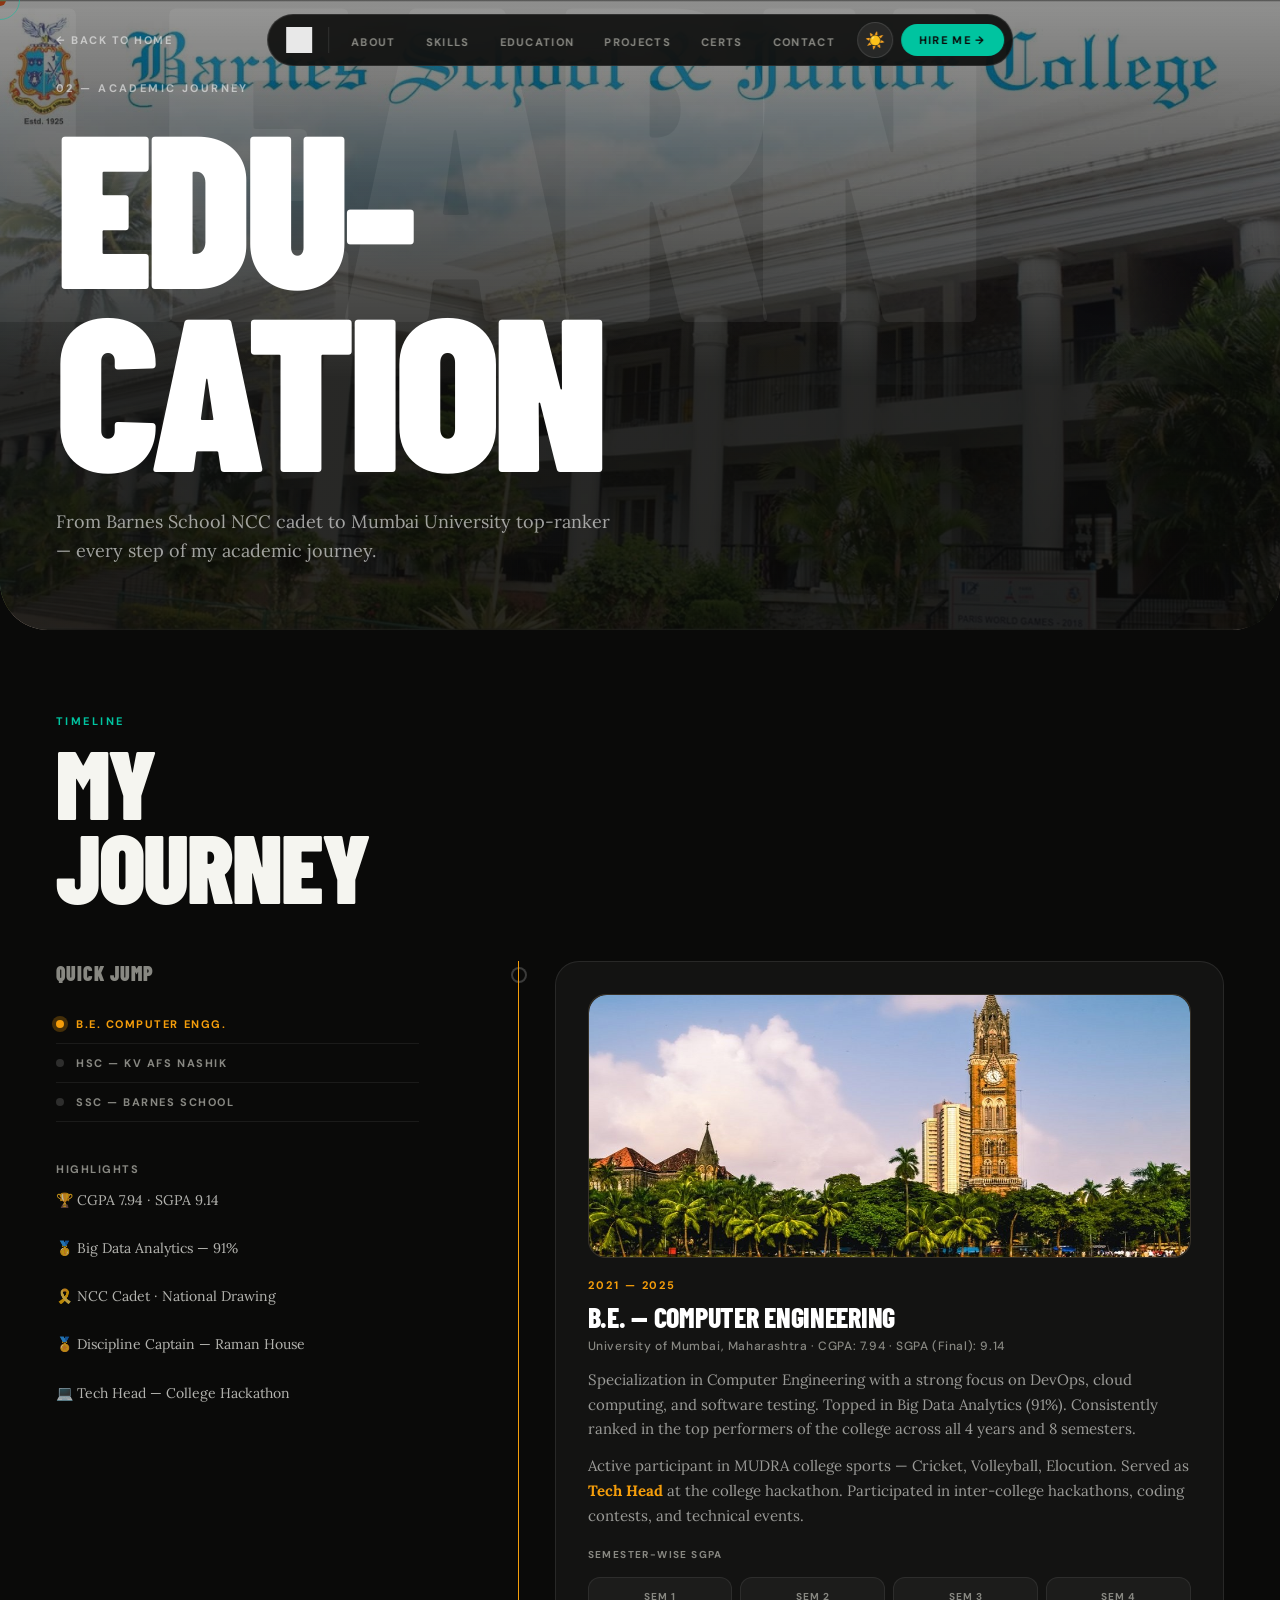
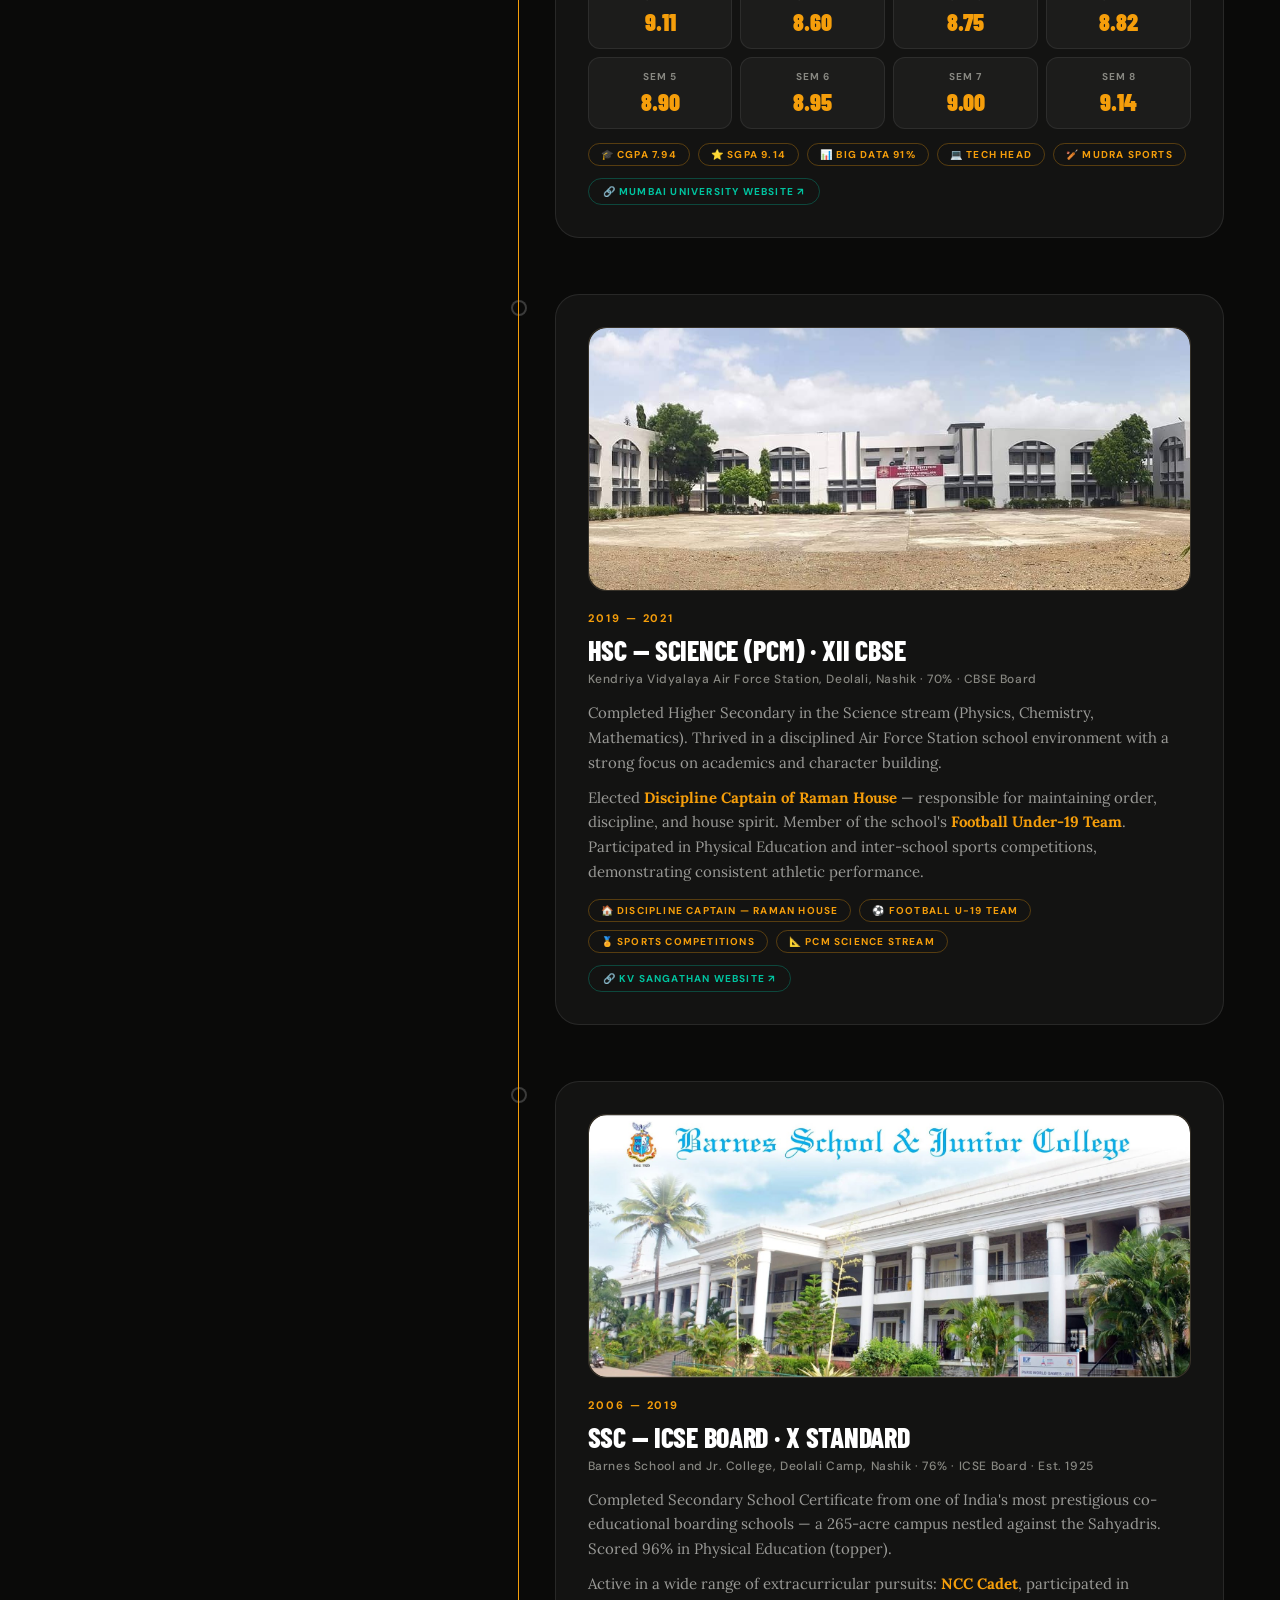
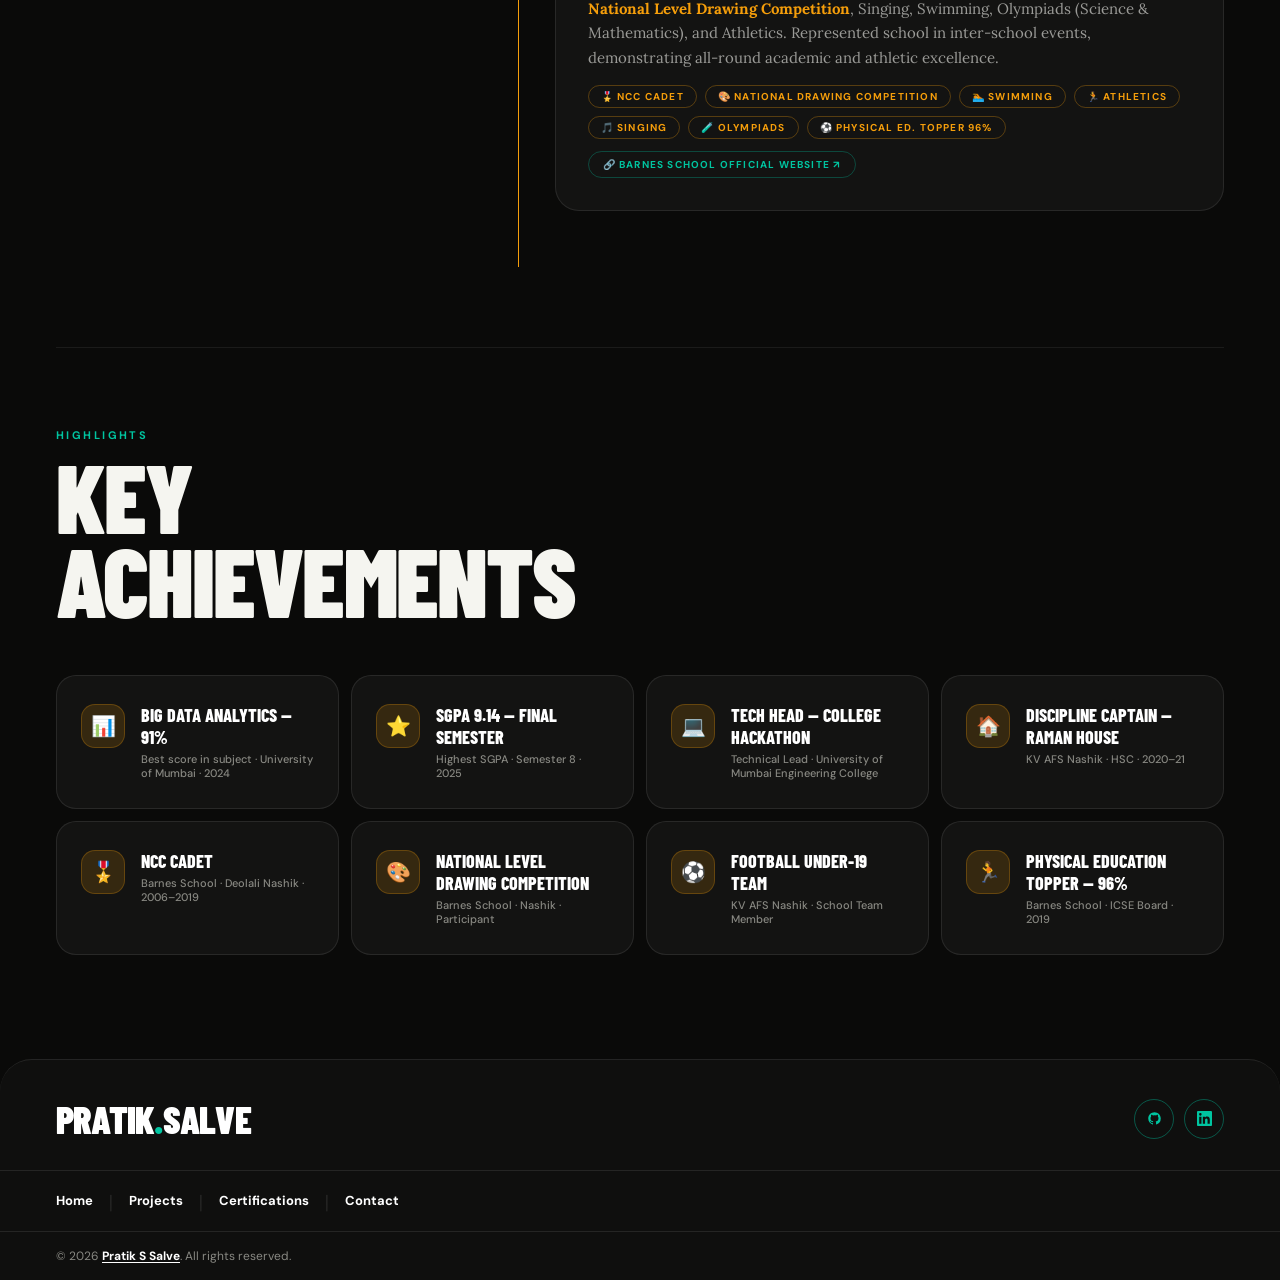
<file: education.html>
<!DOCTYPE html>
<html lang="en">
<head>
  <meta charset="UTF-8"/>
  <meta name="viewport" content="width=device-width, initial-scale=1.0"/>
  <title>Education — Pratik S Salve | Portfolio</title>
  <meta name="description" content="Academic journey of Pratik Salve — Barnes School Nashik, Kendriya Vidyalaya, University of Mumbai B.E. Computer Engineering CGPA 7.94."/>
  <meta name="author" content="Pratik S Salve"/>
  <meta property="og:title" content="Education — Pratik S Salve"/>
  <meta property="og:description" content="From Barnes School NCC cadet to Mumbai University top-ranker."/>
  <link rel="manifest" href="manifest.json"/>
  <meta name="theme-color" content="#00c4a0"/>
  <link rel="icon" type="image/svg+xml" href="favicon.svg"/>
  <link rel="stylesheet" href="shared.css"/>
  <style>
    .page-hero {
      min-height: 70vh;
      background: #111 url('barnes_school.jpg') center center / cover no-repeat;
      position: relative; overflow: hidden;
      display: flex; flex-direction: column; justify-content: flex-end;
      padding: 0 56px; border-radius: 0 0 48px 48px; margin-bottom: 4px;
    }
    /* Dark overlay so text stays readable */
    .page-hero::before {
      content: ''; position: absolute; inset: 0;
      background: linear-gradient(to top, rgba(10,10,8,0.88) 40%, rgba(10,10,8,0.45) 100%);
      z-index: 1;
    }
    .page-hero > * { position: relative; z-index: 2; }
    .page-hero-bg { position:absolute; top:-40px; left:-20px; font-family:'Barlow Condensed',sans-serif; font-weight:900; font-size:clamp(180px,35vw,480px); text-transform:uppercase; letter-spacing:-0.05em; line-height:0.82; color:rgba(255,255,255,0.06); user-select:none; pointer-events:none; animation:bgDrift 18s ease-in-out infinite alternate; z-index:2; }
    @keyframes bgDrift{from{transform:translateX(-2%);}to{transform:translateX(2%);}}
    .back-btn { position:relative; z-index:2; display:inline-flex; align-items:center; gap:8px; font-family:'DM Sans',sans-serif; font-size:11px; font-weight:700; letter-spacing:0.14em; text-transform:uppercase; color:rgba(255,255,255,0.55); text-decoration:none; padding:10px 0; margin-bottom:24px; transition:gap 0.2s,color 0.2s; animation:fadeUp 0.6s ease 0.2s both; }
    .back-btn:hover{gap:14px;color:rgba(255,255,255,0.9);}
    .page-hero-label { font-family:'DM Sans',sans-serif; font-size:11px; font-weight:700; letter-spacing:0.22em; text-transform:uppercase; color:rgba(255,255,255,0.55); margin-bottom:16px; z-index:2; position:relative; animation:fadeUp 0.7s ease 0.3s both; }
    .page-hero-title { font-family:'Barlow Condensed',sans-serif; font-weight:900; font-size:clamp(80px,17vw,220px); line-height:0.84; letter-spacing:-0.03em; text-transform:uppercase; color:#fff; z-index:2; position:relative; overflow:hidden; }
    .page-hero-title span { display:block; overflow:hidden; animation:lineReveal 0.9s cubic-bezier(0.16,1,0.3,1) both; }
    .page-hero-title span:nth-child(1){animation-delay:0.4s;} .page-hero-title span:nth-child(2){animation-delay:0.55s;}
    @keyframes lineReveal{from{clip-path:inset(0 0 100% 0);transform:translateY(20px);}to{clip-path:inset(0 0 0% 0);transform:translateY(0);}}
    .page-hero-sub { position:relative; z-index:2; font-family:'Lora',serif; font-size:18px; color:rgba(255,255,255,0.6); max-width:560px; line-height:1.6; padding:32px 0 64px; animation:fadeUp 0.8s ease 0.7s both; }
    @keyframes fadeUp{from{opacity:0;transform:translateY(36px);}to{opacity:1;transform:translateY(0);}}

    .edu-section { padding: 80px 56px; max-width: 1280px; margin: 0 auto; }
    .timeline-wrap { display: grid; grid-template-columns: 1fr 2fr; gap: 80px; }
    .timeline-nav { position: sticky; top: 88px; }
    .timeline-nav-title { font-family:'Barlow Condensed',sans-serif; font-weight:900; font-size:20px; text-transform:uppercase; letter-spacing:0.05em; color:var(--gray); margin-bottom:20px; }
    .tl-nav-link { display:flex; align-items:center; gap:12px; font-family:'DM Sans',sans-serif; font-size:11px; font-weight:700; letter-spacing:0.14em; text-transform:uppercase; color:var(--gray); text-decoration:none; padding:12px 0; border-bottom:1px solid rgba(255,255,255,0.07); transition:color 0.2s; }
    .tl-nav-link:hover,.tl-nav-link.active{color:var(--amber);}
    .tl-nav-dot { width:8px; height:8px; border-radius:50%; background:rgba(255,255,255,0.15); flex-shrink:0; transition:background 0.2s,box-shadow 0.2s; }
    .tl-nav-link.active .tl-nav-dot{background:var(--amber);box-shadow:0 0 0 4px rgba(245,158,11,0.25);}
    [data-theme="light"] .tl-nav-link{border-color:rgba(0,0,0,0.07);}
    [data-theme="light"] .tl-nav-dot{background:rgba(0,0,0,0.15);}

    .timeline { position:relative; padding-left:0; }
    .timeline::before { content:''; position:absolute; left:19px; top:0; bottom:0; width:1px; background:rgba(255,255,255,0.08); }
    .timeline::after { content:''; position:absolute; left:19px; top:0; width:1px; background:var(--amber); height:0; transition:height 2s cubic-bezier(0.16,1,0.3,1) 0.3s; }
    .timeline.animated::after{height:100%;}
    [data-theme="light"] .timeline::before{background:rgba(0,0,0,0.1);}

    .tl-item { position:relative; padding:0 0 56px 56px; opacity:0; transform:translateX(-24px); transition:opacity 0.6s cubic-bezier(0.16,1,0.3,1),transform 0.6s cubic-bezier(0.16,1,0.3,1); }
    .tl-item.visible{opacity:1;transform:translateX(0);}
    .tl-item:nth-child(2){transition-delay:0.1s;}.tl-item:nth-child(3){transition-delay:0.2s;}.tl-item:nth-child(4){transition-delay:0.3s;}
    .tl-item::before { content:''; position:absolute; left:12px; top:6px; width:16px; height:16px; border-radius:50%; background:var(--dark); border:2px solid rgba(255,255,255,0.2); transition:border-color 0.3s,box-shadow 0.3s,background 0.3s; z-index:1; }
    .tl-item:hover::before{border-color:var(--amber);background:var(--amber);box-shadow:0 0 0 6px rgba(245,158,11,0.2);}
    [data-theme="light"] .tl-item::before{background:#f0f0eb;border-color:rgba(0,0,0,0.2);}

    .tl-card { background:rgba(255,255,255,0.04); border:1px solid rgba(255,255,255,0.09); border-radius:24px; padding:32px; transition:all 0.35s cubic-bezier(0.16,1,0.3,1); position:relative; overflow:hidden; }
    .tl-card::before { content:''; position:absolute; inset:0; border-radius:24px; background:radial-gradient(circle at 90% 10%,rgba(245,158,11,0.12),transparent 60%); opacity:0; transition:opacity 0.3s; }
    .tl-card:hover{border-color:rgba(245,158,11,0.35);transform:translateX(8px);}
    .tl-card:hover::before{opacity:1;}

    /* School image cards */
    .school-img {
      width: 100%;
      aspect-ratio: 16/7;
      border-radius: 18px;
      overflow: hidden;
      margin-bottom: 20px;
      border: 1px solid rgba(255,255,255,0.1);
      background: rgba(245,158,11,0.06);
      position: relative;
    }
    .school-img img {
      width: 100%;
      height: 100%;
      object-fit: cover;
      object-position: center;
      border-radius: 18px;
      display: block;
      transition: transform 0.4s cubic-bezier(0.16,1,0.3,1);
    }
    .tl-card:hover .school-img img { transform: scale(1.04); }
    .school-img-placeholder {
      display: flex; align-items: center; justify-content: center;
      width: 100%; height: 100%;
      font-family: 'Barlow Condensed', sans-serif; font-weight: 900;
      font-size: clamp(18px, 3vw, 28px); color: rgba(245,158,11,0.5);
      text-transform: uppercase; letter-spacing: 0.05em; text-align: center;
      padding: 16px;
    }

    .tl-year{font-family:'DM Sans',sans-serif;font-size:11px;font-weight:700;letter-spacing:0.18em;text-transform:uppercase;color:var(--amber);margin-bottom:8px;}
    .tl-head{font-family:'Barlow Condensed',sans-serif;font-weight:800;font-size:28px;text-transform:uppercase;letter-spacing:-0.01em;color:#fff;margin-bottom:4px;}
    .tl-sub{font-family:'DM Sans',sans-serif;font-size:12px;font-weight:500;color:var(--gray);letter-spacing:0.05em;margin-bottom:14px;}
    .tl-body{font-family:'Lora',serif;font-size:15px;color:rgba(245,245,240,0.6);line-height:1.65;}
    .tl-badges{display:flex;flex-wrap:wrap;gap:8px;margin-top:14px;}
    .tl-badge{display:inline-flex;align-items:center;gap:6px;font-family:'DM Sans',sans-serif;font-size:10px;font-weight:700;letter-spacing:0.12em;text-transform:uppercase;color:var(--amber);border:1px solid rgba(245,158,11,0.3);padding:4px 12px;border-radius:50px;}

    /* School link */
    .school-link{display:inline-flex;align-items:center;gap:6px;font-family:'DM Sans',sans-serif;font-size:10px;font-weight:700;letter-spacing:0.12em;text-transform:uppercase;color:var(--teal);border:1px solid rgba(0,196,160,0.3);padding:6px 14px;border-radius:50px;text-decoration:none;margin-top:12px;transition:all 0.2s;}
    .school-link:hover{background:rgba(0,196,160,0.1);border-color:var(--teal);}

    /* Semester grid */
    .sem-grid{display:grid;grid-template-columns:repeat(4,1fr);gap:8px;margin-top:16px;}
    .sem-box{background:rgba(255,255,255,0.04);border:1px solid rgba(255,255,255,0.08);border-radius:12px;padding:12px 10px;text-align:center;}
    .sem-num{font-family:'DM Sans',sans-serif;font-size:10px;font-weight:700;letter-spacing:0.1em;text-transform:uppercase;color:var(--gray);margin-bottom:4px;}
    .sem-score{font-family:'Barlow Condensed',sans-serif;font-weight:900;font-size:24px;color:var(--amber);}
    [data-theme="light"] .sem-box{background:rgba(0,0,0,0.04);border-color:rgba(0,0,0,0.1);}

    .achievements-section{padding:0 56px 96px;max-width:1280px;margin:0 auto;}
    .achieve-grid{display:grid;grid-template-columns:repeat(auto-fill,minmax(280px,1fr));gap:12px;}
    .achieve-card{background:rgba(255,255,255,0.04);border:1px solid rgba(255,255,255,0.09);border-radius:20px;padding:28px 24px;transition:all 0.3s cubic-bezier(0.16,1,0.3,1);display:flex;align-items:flex-start;gap:16px;}
    .achieve-card:hover{border-color:rgba(245,158,11,0.4);transform:translateY(-5px);box-shadow:0 16px 40px rgba(0,0,0,0.35);}
    .achieve-icon{width:44px;height:44px;border-radius:14px;background:rgba(245,158,11,0.15);border:1px solid rgba(245,158,11,0.25);display:flex;align-items:center;justify-content:center;font-size:20px;flex-shrink:0;transition:background 0.2s,transform 0.2s;}
    .achieve-card:hover .achieve-icon{background:rgba(245,158,11,0.25);transform:rotate(5deg) scale(1.1);}
    .achieve-title{font-family:'Barlow Condensed',sans-serif;font-weight:800;font-size:18px;text-transform:uppercase;color:#fff;margin-bottom:4px;}
    .achieve-meta{font-family:'DM Sans',sans-serif;font-size:11px;font-weight:500;color:var(--gray);}
    [data-theme="light"] .achieve-title{color:#0d0d0c;}
    [data-theme="light"] .achieve-card{background:rgba(0,0,0,0.04);border-color:rgba(0,0,0,0.1);}

    @media(max-width:900px){.page-hero{padding:0 24px;border-radius:0 0 32px 32px;}.edu-section,.achievements-section{padding-left:24px;padding-right:24px;}.timeline-wrap{grid-template-columns:1fr;}.timeline-nav{position:static;}.sem-grid{grid-template-columns:repeat(2,1fr);}}
  </style>
</head>
<body>
<a href="#main-content" class="skip-link">Skip to content</a>
<div id="preloader"><div class="preloader-inner"><div class="preloader-logo">P<span>.</span></div><div class="preloader-bar"><div class="preloader-bar-fill"></div></div></div></div>
<div id="scrollProgress"></div>
<button id="backToTop" title="Back to top">↑</button>
<div id="mobileMenu"><div class="mobile-panel"><button class="mobile-close" id="menuClose">✕</button><a class="mobile-panel-logo" href="index.html">P<span>.</span></a><ul class="mobile-links"><li><a href="index.html">Home <span>→</span></a></li><li><a href="index.html#about">About <span>→</span></a></li><li><a href="education.html">Education <span>→</span></a></li><li><a href="projects.html">Projects <span>→</span></a></li><li><a href="certifications.html">Certifications <span>→</span></a></li><li><a href="contact.html">Contact <span>→</span></a></li></ul><div class="mobile-footer">© 2026 Pratik S Salve</div></div></div>
<div class="cursor"></div><div class="cursor-ring"></div><div class="page-transition"></div>

<nav>
  <a class="nav-logo" href="index.html" style="padding:0 16px 0 10px;border-right:1px solid rgba(255,255,255,0.1);margin-right:8px;"><img src="logo.png" alt="Pratik Salve Logo" style="height:26px;width:auto;object-fit:contain;display:block;filter:brightness(0) invert(1);opacity:0.9;"/></a>
  <ul class="nav-links">
    <li><a href="index.html#about">About</a></li>
    <li><a href="index.html#skills">Skills</a></li>
    <li><a href="education.html" class="active">Education</a></li>
    <li><a href="projects.html">Projects</a></li>
    <li><a href="certifications.html">Certs</a></li>
    <li><a href="contact.html">Contact</a></li>
  </ul>
  <button id="themeToggle" title="Toggle theme">☀️</button>
  <a class="nav-cta btn-magnetic" href="contact.html">Hire Me →</a>
  <button id="hamburger" aria-label="Open menu"><span></span><span></span><span></span></button>
</nav>

<section class="page-hero">
  <div class="page-hero-bg">LEARN</div>
  <a href="index.html" class="back-btn">← Back to Home</a>
  <div class="page-hero-label">02 — Academic Journey</div>
  <h1 class="page-hero-title"><span>Edu-</span><span>cation</span></h1>
  <p class="page-hero-sub">From Barnes School NCC cadet to Mumbai University top-ranker — every step of my academic journey.</p>
</section>

<div class="edu-section" id="main-content" role="main">
  <div class="reveal"><div class="sec-label">Timeline</div></div>
  <div class="reveal"><div class="sec-title">My<br>Journey</div></div>

  <div class="timeline-wrap">
    <div class="timeline-nav reveal-left">
      <div class="timeline-nav-title">Quick Jump</div>
      <a href="#be" class="tl-nav-link active"><span class="tl-nav-dot"></span>B.E. Computer Engg.</a>
      <a href="#hsc" class="tl-nav-link"><span class="tl-nav-dot"></span>HSC — KV AFS Nashik</a>
      <a href="#ssc" class="tl-nav-link"><span class="tl-nav-dot"></span>SSC — Barnes School</a>
      <br><br>
      <div style="font-family:'DM Sans',sans-serif;font-size:11px;font-weight:700;letter-spacing:0.14em;text-transform:uppercase;color:var(--gray);margin-bottom:12px;">Highlights</div>
      <div class="body-text" style="font-size:14px;">
        🏆 CGPA 7.94 · SGPA 9.14<br><br>
        🥇 Big Data Analytics — 91%<br><br>
        🎗️ NCC Cadet · National Drawing<br><br>
        🏅 Discipline Captain — Raman House<br><br>
        💻 Tech Head — College Hackathon
      </div>
    </div>

    <div class="timeline" id="timeline">

      <!-- B.E. -->
      <div class="tl-item" id="be">
        <div class="tl-card">
          <div class="school-img">
            <img src="UM.jpg" alt="University of Mumbai"
                 onerror="this.style.display='none';this.parentElement.innerHTML='<div class=\'school-img-placeholder\'>University of Mumbai</div>'"/>
          </div>
          <div class="tl-year">2021 — 2025</div>
          <div class="tl-head">B.E. — Computer Engineering</div>
          <div class="tl-sub">University of Mumbai, Maharashtra · CGPA: 7.94 · SGPA (Final): 9.14</div>
          <p class="tl-body">Specialization in Computer Engineering with a strong focus on DevOps, cloud computing, and software testing. Topped in Big Data Analytics (91%). Consistently ranked in the top performers of the college across all 4 years and 8 semesters.</p>
          <div class="tl-body" style="margin-top:12px;">Active participant in MUDRA college sports — Cricket, Volleyball, Elocution. Served as <strong style="color:var(--amber)">Tech Head</strong> at the college hackathon. Participated in inter-college hackathons, coding contests, and technical events.</div>

          <!-- Semester grid -->
          <div style="font-family:'DM Sans',sans-serif;font-size:10px;font-weight:700;letter-spacing:0.14em;text-transform:uppercase;color:var(--gray);margin-top:20px;margin-bottom:8px;">Semester-Wise SGPA</div>
          <div class="sem-grid">
            <div class="sem-box"><div class="sem-num">Sem 1</div><div class="sem-score">9.11</div></div>
            <div class="sem-box"><div class="sem-num">Sem 2</div><div class="sem-score">8.60</div></div>
            <div class="sem-box"><div class="sem-num">Sem 3</div><div class="sem-score">8.75</div></div>
            <div class="sem-box"><div class="sem-num">Sem 4</div><div class="sem-score">8.82</div></div>
            <div class="sem-box"><div class="sem-num">Sem 5</div><div class="sem-score">8.90</div></div>
            <div class="sem-box"><div class="sem-num">Sem 6</div><div class="sem-score">8.95</div></div>
            <div class="sem-box"><div class="sem-num">Sem 7</div><div class="sem-score">9.00</div></div>
            <div class="sem-box"><div class="sem-num">Sem 8</div><div class="sem-score">9.14</div></div>
          </div>

          <div class="tl-badges">
            <span class="tl-badge">🎓 CGPA 7.94</span>
            <span class="tl-badge">⭐ SGPA 9.14</span>
            <span class="tl-badge">📊 Big Data 91%</span>
            <span class="tl-badge">💻 Tech Head</span>
            <span class="tl-badge">🏏 MUDRA Sports</span>
          </div>
          <a href="https://mu.ac.in" target="_blank" class="school-link">🔗 Mumbai University Website ↗</a>
        </div>
      </div>

      <!-- HSC -->
      <div class="tl-item" id="hsc">
        <div class="tl-card">
          <div class="school-img" >
            <img src="kvafs_.png" alt="Kendriya Vidyalaya AFS Nashik"
                 onerror="this.style.display='none';this.parentElement.innerHTML='<div class=\'school-img-placeholder\'>KV AFS Nashik</div>'"/>
          </div>
          <div class="tl-year">2019 — 2021</div>
          <div class="tl-head">HSC — Science (PCM) · XII CBSE</div>
          <div class="tl-sub">Kendriya Vidyalaya Air Force Station, Deolali, Nashik · 70% · CBSE Board</div>
          <p class="tl-body">Completed Higher Secondary in the Science stream (Physics, Chemistry, Mathematics). Thrived in a disciplined Air Force Station school environment with a strong focus on academics and character building.</p>
          <p class="tl-body" style="margin-top:10px;">Elected <strong style="color:var(--amber)">Discipline Captain of Raman House</strong> — responsible for maintaining order, discipline, and house spirit. Member of the school's <strong style="color:var(--amber)">Football Under-19 Team</strong>. Participated in Physical Education and inter-school sports competitions, demonstrating consistent athletic performance.</p>
          <div class="tl-badges">
            <span class="tl-badge">🏠 Discipline Captain — Raman House</span>
            <span class="tl-badge">⚽ Football U-19 Team</span>
            <span class="tl-badge">🏅 Sports Competitions</span>
            <span class="tl-badge">📐 PCM Science Stream</span>
          </div>
          <a href="https://kvsangathan.nic.in" target="_blank" class="school-link">🔗 KV Sangathan Website ↗</a>
        </div>
      </div>

      <!-- SSC -->
      <div class="tl-item" id="ssc">
        <div class="tl-card">
          <div class="school-img">
            <img src="barnes_school.jpg" alt="Barnes School &amp; Junior College, Nashik"
                 onerror="this.style.display='none';this.parentElement.innerHTML='<div class=\'school-img-placeholder\'>Barnes School &amp; Jr. College</div>'"/>
          </div>
          <div class="tl-year">2006 — 2019</div>
          <div class="tl-head">SSC — ICSE Board · X Standard</div>
          <div class="tl-sub">Barnes School and Jr. College, Deolali Camp, Nashik · 76% · ICSE Board · Est. 1925</div>
          <p class="tl-body">Completed Secondary School Certificate from one of India's most prestigious co-educational boarding schools — a 265-acre campus nestled against the Sahyadris. Scored 96% in Physical Education (topper).</p>
          <p class="tl-body" style="margin-top:10px;">Active in a wide range of extracurricular pursuits: <strong style="color:var(--amber)">NCC Cadet</strong>, participated in <strong style="color:var(--amber)">National Level Drawing Competition</strong>, Singing, Swimming, Olympiads (Science & Mathematics), and Athletics. Represented school in inter-school events, demonstrating all-round academic and athletic excellence.</p>
          <div class="tl-badges">
            <span class="tl-badge">🎖️ NCC Cadet</span>
            <span class="tl-badge">🎨 National Drawing Competition</span>
            <span class="tl-badge">🏊 Swimming</span>
            <span class="tl-badge">🏃 Athletics</span>
            <span class="tl-badge">🎵 Singing</span>
            <span class="tl-badge">🧪 Olympiads</span>
            <span class="tl-badge">⚽ Physical Ed. Topper 96%</span>
          </div>
          <a href="https://www.barnesschool.in" class="school-link">🔗 Barnes School Official Website ↗</a>
        </div>
      </div>

    </div>
  </div>
</div>

<hr style="border:none;border-top:1px solid rgba(255,255,255,0.07);margin:0 56px;"/>

<div class="achievements-section">
  <div class="reveal" style="padding-top:80px;"><div class="sec-label">Highlights</div></div>
  <div class="reveal"><div class="sec-title">Key<br>Achievements</div></div>
  <div class="achieve-grid stagger">
    <div class="achieve-card"><div class="achieve-icon">📊</div><div><div class="achieve-title">Big Data Analytics — 91%</div><div class="achieve-meta">Best score in subject · University of Mumbai · 2024</div></div></div>
    <div class="achieve-card"><div class="achieve-icon">⭐</div><div><div class="achieve-title">SGPA 9.14 — Final Semester</div><div class="achieve-meta">Highest SGPA · Semester 8 · 2025</div></div></div>
    <div class="achieve-card"><div class="achieve-icon">💻</div><div><div class="achieve-title">Tech Head — College Hackathon</div><div class="achieve-meta">Technical Lead · University of Mumbai Engineering College</div></div></div>
    <div class="achieve-card"><div class="achieve-icon">🏠</div><div><div class="achieve-title">Discipline Captain — Raman House</div><div class="achieve-meta">KV AFS Nashik · HSC · 2020–21</div></div></div>
    <div class="achieve-card"><div class="achieve-icon">🎖️</div><div><div class="achieve-title">NCC Cadet</div><div class="achieve-meta">Barnes School · Deolali Nashik · 2006–2019</div></div></div>
    <div class="achieve-card"><div class="achieve-icon">🎨</div><div><div class="achieve-title">National Level Drawing Competition</div><div class="achieve-meta">Barnes School · Nashik · Participant</div></div></div>
    <div class="achieve-card"><div class="achieve-icon">⚽</div><div><div class="achieve-title">Football Under-19 Team</div><div class="achieve-meta">KV AFS Nashik · School Team Member</div></div></div>
    <div class="achieve-card"><div class="achieve-icon">🏃</div><div><div class="achieve-title">Physical Education Topper — 96%</div><div class="achieve-meta">Barnes School · ICSE Board · 2019</div></div></div>
  </div>
</div>

<footer class="site-footer">
  <div class="footer-top">
    <a class="footer-logo" href="index.html">PRATIK<span>.</span>SALVE</a>
    <div class="footer-socials">
      <a class="social-btn" href="https://github.com/imagesAII" target="_blank"><svg viewBox="0 0 24 24"><path d="M12 2C6.48 2 2 6.48 2 12c0 4.42 2.87 8.17 6.84 9.49.5.09.68-.22.68-.48 0-.24-.01-.87-.01-1.71-2.78.6-3.37-1.34-3.37-1.34-.45-1.16-1.11-1.47-1.11-1.47-.91-.62.07-.61.07-.61 1 .07 1.53 1.03 1.53 1.03.89 1.52 2.34 1.08 2.91.83.09-.65.35-1.08.63-1.33-2.22-.25-4.55-1.11-4.55-4.94 0-1.09.39-1.98 1.03-2.68-.1-.25-.45-1.27.1-2.64 0 0 .84-.27 2.75 1.02A9.56 9.56 0 0112 6.8c.85 0 1.71.11 2.51.33 1.91-1.29 2.75-1.02 2.75-1.02.55 1.37.2 2.39.1 2.64.64.7 1.03 1.59 1.03 2.68 0 3.84-2.34 4.69-4.57 4.93.36.31.68.92.68 1.85 0 1.34-.01 2.41-.01 2.74 0 .27.18.58.69.48A10.01 10.01 0 0022 12c0-5.52-4.48-10-10-10z"/></svg></a>
      <a class="social-btn" href="https://www.linkedin.com/in/pratik-salve-developer/" target="_blank"><svg viewBox="0 0 24 24"><path d="M20.447 20.452h-3.554v-5.569c0-1.328-.027-3.037-1.852-3.037-1.853 0-2.136 1.445-2.136 2.939v5.667H9.351V9h3.414v1.561h.046c.477-.9 1.637-1.85 3.37-1.85 3.601 0 4.267 2.37 4.267 5.455v6.286zM5.337 7.433a2.062 2.062 0 01-2.063-2.065 2.064 2.064 0 112.063 2.065zm1.782 13.019H3.555V9h3.564v11.452zM22.225 0H1.771C.792 0 0 .774 0 1.729v20.542C0 23.227.792 24 1.771 24h20.451C23.2 24 24 23.227 24 22.271V1.729C24 .774 23.2 0 22.222 0h.003z"/></svg></a>
    </div>
  </div>
  <div class="footer-nav"><a href="index.html">Home</a><span class="pipe">|</span><a href="projects.html">Projects</a><span class="pipe">|</span><a href="certifications.html">Certifications</a><span class="pipe">|</span><a href="contact.html">Contact</a></div>
  <div class="footer-bottom"><p class="footer-copy">© 2026 <a href="index.html">Pratik S Salve</a>. All rights reserved.</p></div>
</footer>

<script src="shared.js"></script>
<script>
  const tl = document.getElementById('timeline');
  new IntersectionObserver(e=>{if(e[0].isIntersecting){tl.classList.add('animated');}},{threshold:0.1}).observe(tl);
  document.querySelectorAll('.tl-item').forEach(item=>{
    new IntersectionObserver(e=>{if(e[0].isIntersecting)item.classList.add('visible');},{threshold:0.2}).observe(item);
  });
</script>
</body>
</html>
</file>
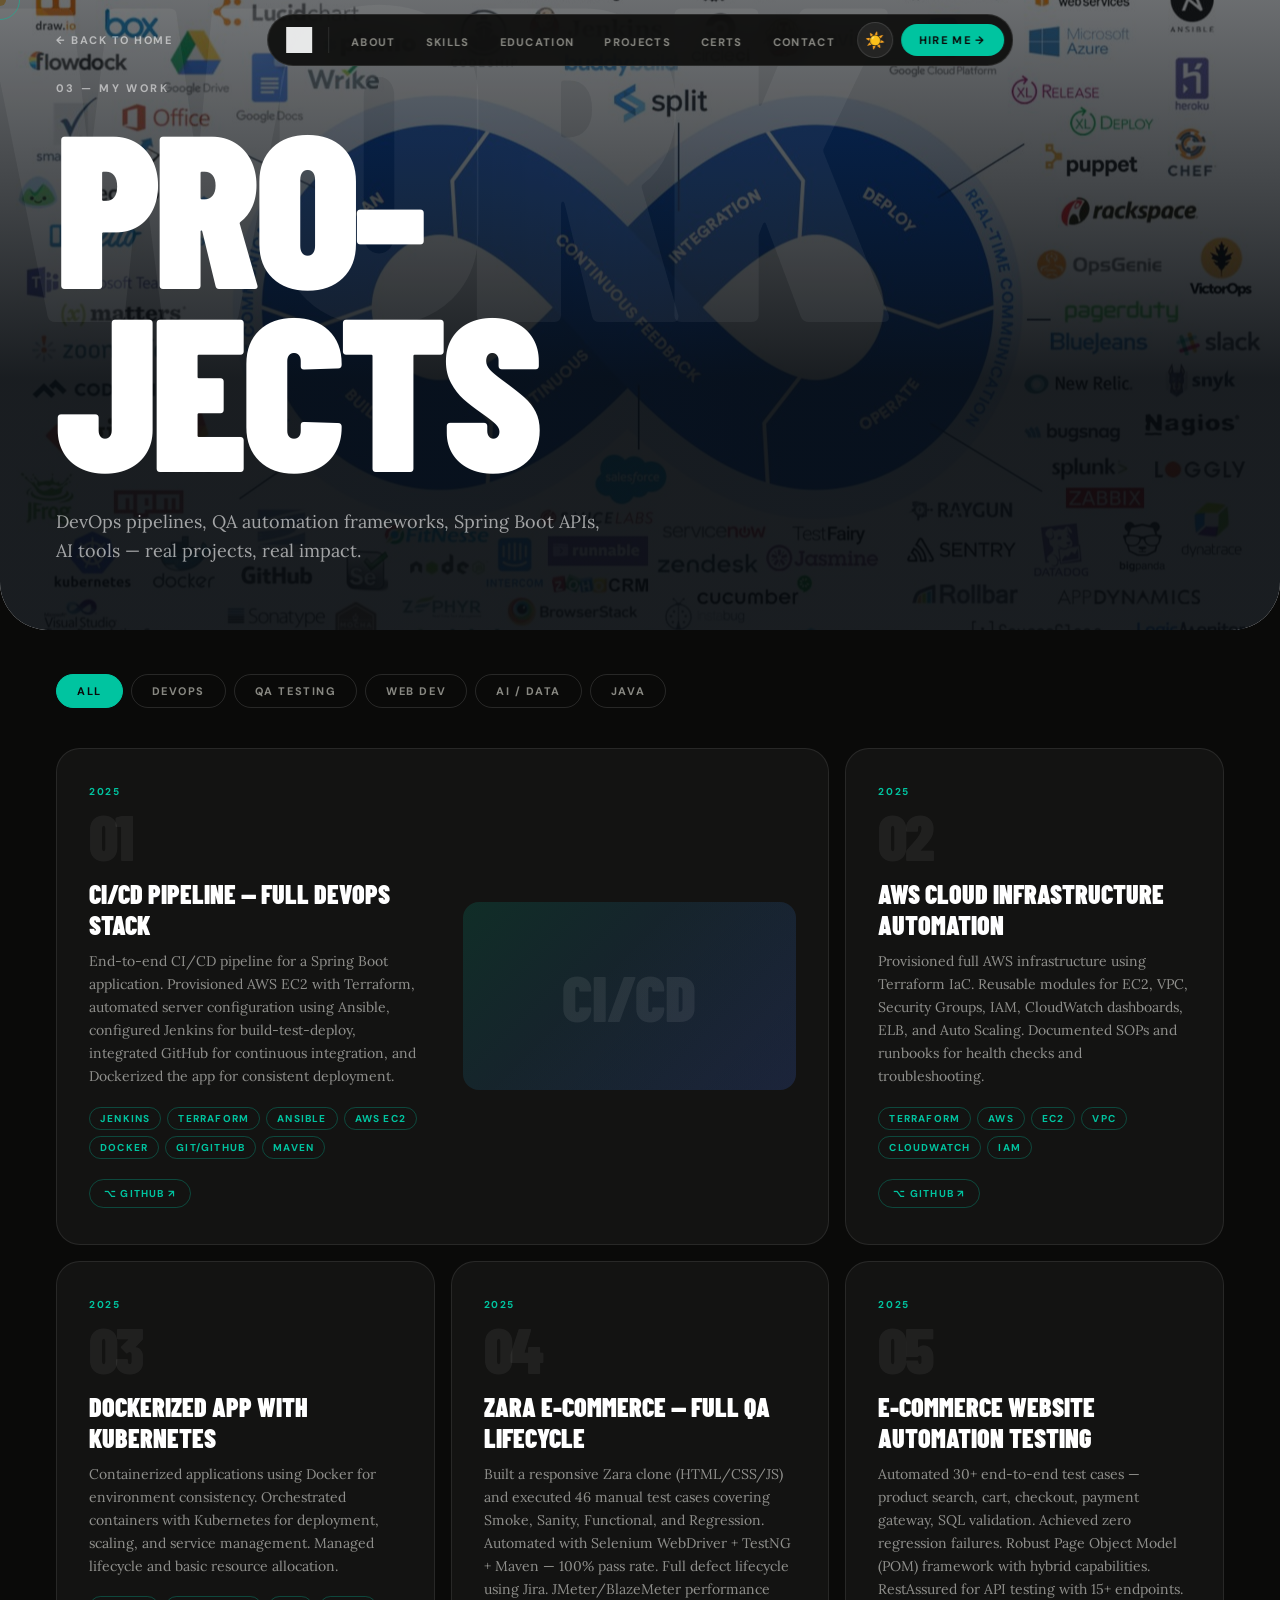
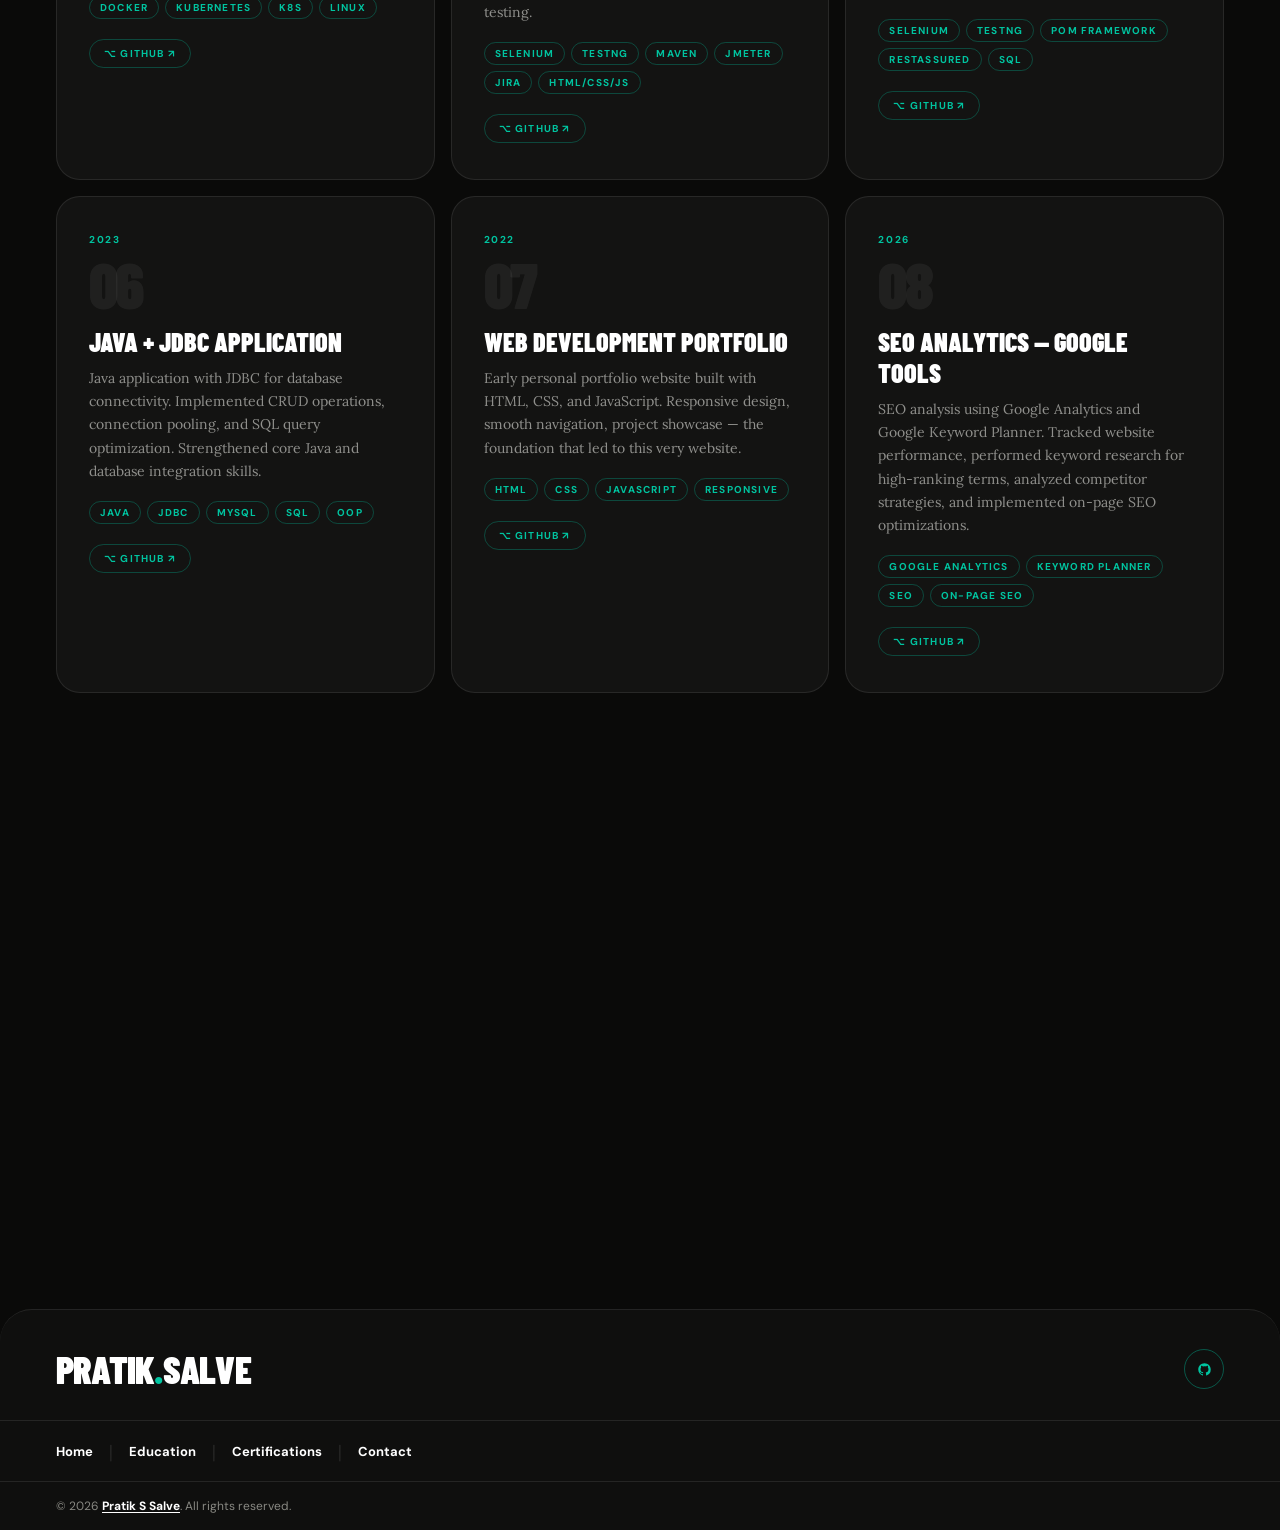
<file: projects.html>
<!DOCTYPE html>
<html lang="en">
<head>
  <meta charset="UTF-8"/>
  <meta name="viewport" content="width=device-width, initial-scale=1.0"/>
  <title>Projects — Pratik S Salve | Portfolio</title>
  <meta name="description" content="Projects by Pratik Salve — CI/CD pipelines, DevOps automation, Spring Boot REST APIs, Selenium test frameworks, SEO analytics, AI-assisted web development."/>
  <meta name="author" content="Pratik S Salve"/>
  <meta property="og:title" content="Projects — Pratik S Salve"/>
  <link rel="manifest" href="manifest.json"/>
  <meta name="theme-color" content="#00c4a0"/>
  <link rel="icon" type="image/svg+xml" href="favicon.svg"/>
  <link rel="stylesheet" href="shared.css"/>
  <style>
    .page-hero { min-height:70vh; background:#0c1018 url('devops.png') center center / cover no-repeat; position:relative; overflow:hidden; display:flex; flex-direction:column; justify-content:flex-end; padding:0 56px; border-radius:0 0 48px 48px; margin-bottom:4px; }
    .page-hero::before{content:'';position:absolute;inset:0;background:linear-gradient(to top, rgba(8,12,16,0.93) 40%, rgba(8,12,16,0.6) 100%);z-index:1;}
    .page-hero > *{position:relative;z-index:2;}
    .page-hero-bg { position:absolute; top:-40px; left:-20px; font-family:'Barlow Condensed',sans-serif; font-weight:900; font-size:clamp(180px,35vw,480px); text-transform:uppercase; letter-spacing:-0.05em; line-height:0.82; color:rgba(255,255,255,0.05); user-select:none; pointer-events:none; animation:bgDrift 18s ease-in-out infinite alternate; }
    @keyframes bgDrift{from{transform:translateX(-2%);}to{transform:translateX(2%);}}
    .back-btn{position:relative;z-index:2;display:inline-flex;align-items:center;gap:8px;font-family:'DM Sans',sans-serif;font-size:11px;font-weight:700;letter-spacing:0.14em;text-transform:uppercase;color:rgba(255,255,255,0.55);text-decoration:none;padding:10px 0;margin-bottom:24px;transition:gap 0.2s,color 0.2s;animation:fadeUp 0.6s ease 0.2s both;}
    .back-btn:hover{gap:14px;color:rgba(255,255,255,0.9);}
    .page-hero-label{font-family:'DM Sans',sans-serif;font-size:11px;font-weight:700;letter-spacing:0.22em;text-transform:uppercase;color:rgba(255,255,255,0.55);margin-bottom:16px;z-index:2;position:relative;animation:fadeUp 0.7s ease 0.3s both;}
    .page-hero-title{font-family:'Barlow Condensed',sans-serif;font-weight:900;font-size:clamp(80px,17vw,220px);line-height:0.84;letter-spacing:-0.03em;text-transform:uppercase;color:#fff;z-index:2;position:relative;overflow:hidden;}
    .page-hero-title span{display:block;overflow:hidden;animation:lineReveal 0.9s cubic-bezier(0.16,1,0.3,1) both;}
    .page-hero-title span:nth-child(1){animation-delay:0.4s;}.page-hero-title span:nth-child(2){animation-delay:0.55s;}
    @keyframes lineReveal{from{clip-path:inset(0 0 100% 0);transform:translateY(20px);}to{clip-path:inset(0 0 0% 0);transform:translateY(0);}}
    .page-hero-sub{position:relative;z-index:2;font-family:'Lora',serif;font-size:18px;color:rgba(255,255,255,0.6);max-width:560px;line-height:1.6;padding:32px 0 64px;animation:fadeUp 0.8s ease 0.7s both;}
    @keyframes fadeUp{from{opacity:0;transform:translateY(36px);}to{opacity:1;transform:translateY(0);}}

    .filter-bar{display:flex;align-items:center;gap:8px;padding:40px 56px 0;max-width:1280px;margin:0 auto;flex-wrap:wrap;}
    .filter-btn{font-family:'DM Sans',sans-serif;font-size:11px;font-weight:700;letter-spacing:0.14em;text-transform:uppercase;padding:9px 20px;border-radius:50px;border:1px solid rgba(255,255,255,0.12);color:var(--gray);background:transparent;cursor:pointer;transition:all 0.25s;}
    .filter-btn:hover,.filter-btn.active{color:var(--dark);background:var(--teal);border-color:var(--teal);}

    .projects-section{padding:40px 56px 96px;max-width:1280px;margin:0 auto;}
    .projects-grid{display:grid;grid-template-columns:repeat(auto-fill,minmax(340px,1fr));gap:16px;}

    .proj-card{position:relative;overflow:hidden;background:rgba(255,255,255,0.04);border:1px solid rgba(255,255,255,0.09);border-radius:24px;padding:36px 32px;transition:all 0.4s cubic-bezier(0.16,1,0.3,1);}
    .proj-card::before{content:'';position:absolute;inset:0;border-radius:24px;background:radial-gradient(circle at 20% 80%,rgba(0,196,160,0.15),transparent 60%);opacity:0;transition:opacity 0.4s;}
    .proj-card:hover{border-color:rgba(0,196,160,0.35);transform:translateY(-8px);box-shadow:0 28px 56px rgba(0,0,0,0.45);}
    .proj-card:hover::before{opacity:1;}
    .proj-card::after{content:'';position:absolute;top:0;left:0;right:0;height:2px;background:var(--teal);box-shadow:0 0 16px var(--teal);transform:scaleX(0);transform-origin:left;transition:transform 0.4s cubic-bezier(0.16,1,0.3,1);}
    .proj-card:hover::after{transform:scaleX(1);}
    .proj-year{font-family:'DM Sans',sans-serif;font-size:10px;font-weight:700;letter-spacing:0.16em;text-transform:uppercase;color:var(--teal);margin-bottom:6px;}
    .proj-num{font-family:'Barlow Condensed',sans-serif;font-weight:900;font-size:64px;line-height:1;letter-spacing:-0.04em;color:rgba(255,255,255,0.06);margin-bottom:10px;transition:color 0.3s;}
    .proj-card:hover .proj-num{color:rgba(0,196,160,0.15);}
    .proj-title{font-family:'Barlow Condensed',sans-serif;font-weight:900;font-size:26px;text-transform:uppercase;color:#fff;margin-bottom:10px;}
    .proj-desc{font-family:'Lora',serif;font-size:14px;color:rgba(245,245,240,0.55);line-height:1.65;margin-bottom:18px;}
    .proj-tags{display:flex;flex-wrap:wrap;gap:6px;margin-bottom:20px;}
    .tag{font-family:'DM Sans',sans-serif;font-size:10px;font-weight:700;letter-spacing:0.12em;text-transform:uppercase;color:var(--teal);border:1px solid rgba(0,196,160,0.3);padding:4px 10px;border-radius:50px;transition:all 0.2s;}
    .tag:hover{background:rgba(0,196,160,0.15);border-color:var(--teal);}
    .proj-links{display:flex;gap:8px;}
    .proj-link{display:inline-flex;align-items:center;gap:5px;font-family:'DM Sans',sans-serif;font-size:10px;font-weight:700;letter-spacing:0.12em;text-transform:uppercase;color:var(--teal);text-decoration:none;padding:7px 14px;border-radius:50px;border:1px solid rgba(0,196,160,0.3);transition:all 0.2s;}
    .proj-link:hover{background:var(--teal);color:var(--dark);}

    /* Featured spans 2 cols */
    .proj-featured{grid-column:span 2;display:grid;grid-template-columns:1fr 1fr;gap:40px;align-items:center;}
    .proj-featured-visual{aspect-ratio:16/9;background:linear-gradient(135deg,rgba(0,196,160,0.15),rgba(91,43,232,0.15));border-radius:16px;display:flex;align-items:center;justify-content:center;font-family:'Barlow Condensed',sans-serif;font-weight:900;font-size:64px;color:rgba(255,255,255,0.08);text-transform:uppercase;position:relative;overflow:hidden;}
    .proj-featured-visual::after{content:'';position:absolute;inset:0;background:linear-gradient(135deg,transparent 40%,rgba(0,196,160,0.08));}

    [data-theme="light"] .proj-card{background:rgba(0,0,0,0.04);border-color:rgba(0,0,0,0.1);}
    [data-theme="light"] .proj-title{color:#0d0d0c;}
    [data-theme="light"] .proj-desc{color:rgba(13,13,12,0.6);}
    [data-theme="light"] .proj-num{color:rgba(0,0,0,0.06);}
    [data-theme="light"] .filter-btn{border-color:rgba(0,0,0,0.15);color:#666660;}

    @media(max-width:900px){.page-hero{padding:0 24px;border-radius:0 0 32px 32px;}.filter-bar,.projects-section{padding-left:24px;padding-right:24px;}.proj-featured{grid-column:span 1;grid-template-columns:1fr;}.projects-grid{grid-template-columns:1fr;}}
  </style>
</head>
<body>
<a href="#main-content" class="skip-link">Skip to content</a>
<div id="preloader"><div class="preloader-inner"><div class="preloader-logo">P<span>.</span></div><div class="preloader-bar"><div class="preloader-bar-fill"></div></div></div></div>
<div id="scrollProgress"></div>
<button id="backToTop" title="Back to top">↑</button>
<div id="mobileMenu"><div class="mobile-panel"><button class="mobile-close" id="menuClose">✕</button><a class="mobile-panel-logo" href="index.html">P<span>.</span></a><ul class="mobile-links"><li><a href="index.html">Home <span>→</span></a></li><li><a href="index.html#about">About <span>→</span></a></li><li><a href="education.html">Education <span>→</span></a></li><li><a href="projects.html">Projects <span>→</span></a></li><li><a href="certifications.html">Certifications <span>→</span></a></li><li><a href="contact.html">Contact <span>→</span></a></li></ul><div class="mobile-footer">© 2026 Pratik S Salve</div></div></div>
<div class="cursor"></div><div class="cursor-ring"></div><div class="page-transition"></div>

<nav>
  <a class="nav-logo" href="index.html" style="padding:0 16px 0 10px;border-right:1px solid rgba(255,255,255,0.1);margin-right:8px;"><img src="logo.png" alt="Pratik Salve Logo" style="height:26px;width:auto;object-fit:contain;display:block;filter:brightness(0) invert(1);opacity:0.9;"/></a>
  <ul class="nav-links">
    <li><a href="index.html#about">About</a></li>
    <li><a href="index.html#skills">Skills</a></li>
    <li><a href="education.html">Education</a></li>
    <li><a href="projects.html" class="active">Projects</a></li>
    <li><a href="certifications.html">Certs</a></li>
    <li><a href="contact.html">Contact</a></li>
  </ul>
  <button id="themeToggle" title="Toggle theme">☀️</button>
  <a class="nav-cta btn-magnetic" href="contact.html">Hire Me →</a>
  <button id="hamburger" aria-label="Open menu"><span></span><span></span><span></span></button>
</nav>

<section class="page-hero">
  <div class="page-hero-bg">WORK</div>
  <a href="index.html" class="back-btn">← Back to Home</a>
  <div class="page-hero-label">03 — My Work</div>
  <h1 class="page-hero-title"><span>Pro-</span><span>jects</span></h1>
  <p class="page-hero-sub">DevOps pipelines, QA automation frameworks, Spring Boot APIs, AI tools — real projects, real impact.</p>
</section>

<div class="filter-bar reveal" id="main-content" role="main">
  <button class="filter-btn active" onclick="filterProjects('all',this)">All</button>
  <button class="filter-btn" onclick="filterProjects('devops',this)">DevOps</button>
  <button class="filter-btn" onclick="filterProjects('testing',this)">QA Testing</button>
  <button class="filter-btn" onclick="filterProjects('web',this)">Web Dev</button>
  <button class="filter-btn" onclick="filterProjects('ai',this)">AI / Data</button>
  <button class="filter-btn" onclick="filterProjects('java',this)">Java</button>
</div>

<div class="projects-section">
  <div class="projects-grid stagger">

    <!-- FEATURED -->
    <div class="proj-card proj-featured" data-cat="devops">
      <div>
        <div class="proj-year">2025</div>
        <div class="proj-num">01</div>
        <div class="proj-title">CI/CD Pipeline — Full DevOps Stack</div>
        <p class="proj-desc">End-to-end CI/CD pipeline for a Spring Boot application. Provisioned AWS EC2 with Terraform, automated server configuration using Ansible, configured Jenkins for build-test-deploy, integrated GitHub for continuous integration, and Dockerized the app for consistent deployment.</p>
        <div class="proj-tags"><span class="tag">Jenkins</span><span class="tag">Terraform</span><span class="tag">Ansible</span><span class="tag">AWS EC2</span><span class="tag">Docker</span><span class="tag">Git/GitHub</span><span class="tag">Maven</span></div>
        <div class="proj-links"><a href="https://github.com/imagesAII" target="_blank" class="proj-link">⌥ GitHub ↗</a></div>
      </div>
      <div class="proj-featured-visual">CI/CD</div>
    </div>

    <div class="proj-card" data-cat="devops">
      <div class="proj-year">2025</div>
      <div class="proj-num">02</div>
      <div class="proj-title">AWS Cloud Infrastructure Automation</div>
      <p class="proj-desc">Provisioned full AWS infrastructure using Terraform IaC. Reusable modules for EC2, VPC, Security Groups, IAM, CloudWatch dashboards, ELB, and Auto Scaling. Documented SOPs and runbooks for health checks and troubleshooting.</p>
      <div class="proj-tags"><span class="tag">Terraform</span><span class="tag">AWS</span><span class="tag">EC2</span><span class="tag">VPC</span><span class="tag">CloudWatch</span><span class="tag">IAM</span></div>
      <div class="proj-links"><a href="https://github.com/imagesAII" target="_blank" class="proj-link">⌥ GitHub ↗</a></div>
    </div>

    <div class="proj-card" data-cat="devops">
      <div class="proj-year">2025</div>
      <div class="proj-num">03</div>
      <div class="proj-title">Dockerized App with Kubernetes</div>
      <p class="proj-desc">Containerized applications using Docker for environment consistency. Orchestrated containers with Kubernetes for deployment, scaling, and service management. Managed lifecycle and basic resource allocation.</p>
      <div class="proj-tags"><span class="tag">Docker</span><span class="tag">Kubernetes</span><span class="tag">K8s</span><span class="tag">Linux</span></div>
      <div class="proj-links"><a href="https://github.com/imagesAII" target="_blank" class="proj-link">⌥ GitHub ↗</a></div>
    </div>

    <div class="proj-card" data-cat="testing">
      <div class="proj-year">2025</div>
      <div class="proj-num">04</div>
      <div class="proj-title">Zara E-Commerce — Full QA Lifecycle</div>
      <p class="proj-desc">Built a responsive Zara clone (HTML/CSS/JS) and executed 46 manual test cases covering Smoke, Sanity, Functional, and Regression. Automated with Selenium WebDriver + TestNG + Maven — 100% pass rate. Full defect lifecycle using Jira. JMeter/BlazeMeter performance testing.</p>
      <div class="proj-tags"><span class="tag">Selenium</span><span class="tag">TestNG</span><span class="tag">Maven</span><span class="tag">JMeter</span><span class="tag">Jira</span><span class="tag">HTML/CSS/JS</span></div>
      <div class="proj-links"><a href="https://github.com/imagesAII" target="_blank" class="proj-link">⌥ GitHub ↗</a></div>
    </div>

    <div class="proj-card" data-cat="testing">
      <div class="proj-year">2025</div>
      <div class="proj-num">05</div>
      <div class="proj-title">E-Commerce Website Automation Testing</div>
      <p class="proj-desc">Automated 30+ end-to-end test cases — product search, cart, checkout, payment gateway, SQL validation. Achieved zero regression failures. Robust Page Object Model (POM) framework with hybrid capabilities. RestAssured for API testing with 15+ endpoints.</p>
      <div class="proj-tags"><span class="tag">Selenium</span><span class="tag">TestNG</span><span class="tag">POM Framework</span><span class="tag">RestAssured</span><span class="tag">SQL</span></div>
      <div class="proj-links"><a href="https://github.com/imagesAII" target="_blank" class="proj-link">⌥ GitHub ↗</a></div>
    </div>

    <div class="proj-card" data-cat="web java">
      <div class="proj-year">2023</div>
      <div class="proj-num">06</div>
      <div class="proj-title">Java + JDBC Application</div>
      <p class="proj-desc">Java application with JDBC for database connectivity. Implemented CRUD operations, connection pooling, and SQL query optimization. Strengthened core Java and database integration skills.</p>
      <div class="proj-tags"><span class="tag">Java</span><span class="tag">JDBC</span><span class="tag">MySQL</span><span class="tag">SQL</span><span class="tag">OOP</span></div>
      <div class="proj-links"><a href="https://github.com/imagesAII" target="_blank" class="proj-link">⌥ GitHub ↗</a></div>
    </div>

    <div class="proj-card" data-cat="web">
      <div class="proj-year">2022</div>
      <div class="proj-num">07</div>
      <div class="proj-title">Web Development Portfolio</div>
      <p class="proj-desc">Early personal portfolio website built with HTML, CSS, and JavaScript. Responsive design, smooth navigation, project showcase — the foundation that led to this very website.</p>
      <div class="proj-tags"><span class="tag">HTML</span><span class="tag">CSS</span><span class="tag">JavaScript</span><span class="tag">Responsive</span></div>
      <div class="proj-links"><a href="https://github.com/imagesAII" target="_blank" class="proj-link">⌥ GitHub ↗</a></div>
    </div>

    <div class="proj-card" data-cat="ai">
      <div class="proj-year">2026</div>
      <div class="proj-num">08</div>
      <div class="proj-title">SEO Analytics — Google Tools</div>
      <p class="proj-desc">SEO analysis using Google Analytics and Google Keyword Planner. Tracked website performance, performed keyword research for high-ranking terms, analyzed competitor strategies, and implemented on-page SEO optimizations.</p>
      <div class="proj-tags"><span class="tag">Google Analytics</span><span class="tag">Keyword Planner</span><span class="tag">SEO</span><span class="tag">On-Page SEO</span></div>
      <div class="proj-links"><a href="https://github.com/imagesAII" target="_blank" class="proj-link">⌥ GitHub ↗</a></div>
    </div>

    <div class="proj-card" data-cat="ai web">
      <div class="proj-year">2026</div>
      <div class="proj-num">09</div>
      <div class="proj-title">AI-Assisted Portfolio Website</div>
      <p class="proj-desc">This very portfolio — built using Claude (Anthropic) and ChatGPT assistance. Multi-page Verge-inspired dark design with animations, scroll reveals, tilt cards, page transitions, mobile menu, dark/light mode, SEO, PWA manifest, and GitHub Pages deployment.</p>
      <div class="proj-tags"><span class="tag">HTML/CSS/JS</span><span class="tag">Claude AI</span><span class="tag">ChatGPT</span><span class="tag">GitHub Pages</span><span class="tag">PWA</span></div>
      <div class="proj-links"><a href="https://github.com/imagesAII" target="_blank" class="proj-link">⌥ GitHub ↗</a><a href="index.html" class="proj-link">↗ Live Site</a></div>
    </div>

    <div class="proj-card" data-cat="devops web">
      <div class="proj-year">2026</div>
      <div class="proj-num">10</div>
      <div class="proj-title">Website Hosting — Full DevOps Pipeline</div>
      <p class="proj-desc">Deployed and hosted a website using the full DevOps stack: Jenkins CI/CD, Docker containerization, Kubernetes orchestration, Ansible configuration management, Terraform IaC, and AWS cloud hosting with CloudWatch monitoring.</p>
      <div class="proj-tags"><span class="tag">Jenkins</span><span class="tag">Docker</span><span class="tag">K8s</span><span class="tag">Ansible</span><span class="tag">Terraform</span><span class="tag">AWS</span></div>
      <div class="proj-links"><a href="https://github.com/imagesAII" target="_blank" class="proj-link">⌥ GitHub ↗</a></div>
    </div>

  </div>
</div>

<footer class="site-footer">
  <div class="footer-top"><a class="footer-logo" href="index.html">PRATIK<span>.</span>SALVE</a><div class="footer-socials"><a class="social-btn" href="https://github.com/imagesAII" target="_blank"><svg viewBox="0 0 24 24"><path d="M12 2C6.48 2 2 6.48 2 12c0 4.42 2.87 8.17 6.84 9.49.5.09.68-.22.68-.48 0-.24-.01-.87-.01-1.71-2.78.6-3.37-1.34-3.37-1.34-.45-1.16-1.11-1.47-1.11-1.47-.91-.62.07-.61.07-.61 1 .07 1.53 1.03 1.53 1.03.89 1.52 2.34 1.08 2.91.83.09-.65.35-1.08.63-1.33-2.22-.25-4.55-1.11-4.55-4.94 0-1.09.39-1.98 1.03-2.68-.1-.25-.45-1.27.1-2.64 0 0 .84-.27 2.75 1.02A9.56 9.56 0 0112 6.8c.85 0 1.71.11 2.51.33 1.91-1.29 2.75-1.02 2.75-1.02.55 1.37.2 2.39.1 2.64.64.7 1.03 1.59 1.03 2.68 0 3.84-2.34 4.69-4.57 4.93.36.31.68.92.68 1.85 0 1.34-.01 2.41-.01 2.74 0 .27.18.58.69.48A10.01 10.01 0 0022 12c0-5.52-4.48-10-10-10z"/></svg></a></div></div>
  <div class="footer-nav"><a href="index.html">Home</a><span class="pipe">|</span><a href="education.html">Education</a><span class="pipe">|</span><a href="certifications.html">Certifications</a><span class="pipe">|</span><a href="contact.html">Contact</a></div>
  <div class="footer-bottom"><p class="footer-copy">© 2026 <a href="index.html">Pratik S Salve</a>. All rights reserved.</p></div>
</footer>

<script src="shared.js"></script>
<script>
function filterProjects(cat, btn) {
  document.querySelectorAll('.filter-btn').forEach(b=>b.classList.remove('active'));
  btn.classList.add('active');
  document.querySelectorAll('.proj-card').forEach(card=>{
    const cats = card.dataset.cat||'';
    const show = cat==='all'||cats.includes(cat);
    card.style.transition='all 0.4s cubic-bezier(0.16,1,0.3,1)';
    card.style.opacity = show?'1':'0.2';
    card.style.transform = show?'scale(1) translateY(0)':'scale(0.96)';
    card.style.pointerEvents = show?'':'none';
  });
}
</script>
</body>
</html>
</file>
<file: shared.css>
@import url('https://fonts.googleapis.com/css2?family=Barlow+Condensed:wght@700;800;900&family=Lora:ital,wght@0,400;0,500;1,400&family=DM+Sans:wght@400;500;600;700&display=swap');

:root {
  --dark:   #0a0a09;
  --black:  #111110;
  --white:  #f5f5f0;
  --teal:   #00c4a0;
  --gray:   #888882;
  --border: rgba(255,255,255,0.09);
  --accent: #5b2be8;
  --amber:  #f59e0b;
  --indigo: #818cf8;
  --red:    #e8401c;
}

*, *::before, *::after { box-sizing: border-box; margin: 0; padding: 0; }
html { scroll-behavior: smooth; }
body {
  background: var(--dark);
  color: var(--white);
  font-family: 'Lora', Georgia, serif;
  overflow-x: hidden;
  cursor: none;
}
::-webkit-scrollbar { width: 3px; }
::-webkit-scrollbar-track { background: transparent; }
::-webkit-scrollbar-thumb { background: var(--teal); border-radius: 99px; }

/* ── CUSTOM CURSOR ── */
.cursor {
  position: fixed; top: 0; left: 0; z-index: 9999;
  width: 12px; height: 12px;
  background: var(--teal);
  border-radius: 50%;
  pointer-events: none;
  transform: translate(-50%, -50%);
  transition: width 0.2s, height 0.2s, background 0.2s, opacity 0.2s;
  mix-blend-mode: difference;
}
.cursor-ring {
  position: fixed; top: 0; left: 0; z-index: 9998;
  width: 40px; height: 40px;
  border: 1.5px solid rgba(0,196,160,0.5);
  border-radius: 50%;
  pointer-events: none;
  transform: translate(-50%, -50%);
  transition: all 0.12s ease;
}
body:has(a:hover) .cursor,
body:has(button:hover) .cursor { width: 20px; height: 20px; background: var(--white); }
body:has(a:hover) .cursor-ring,
body:has(button:hover) .cursor-ring { width: 60px; height: 60px; border-color: rgba(255,255,255,0.3); }

/* ── FLOATING NAV ── */
nav {
  position: fixed; top: 14px; left: 50%; transform: translateX(-50%);
  z-index: 400;
  display: flex; align-items: center;
  background: rgba(10,10,9,0.88); backdrop-filter: blur(20px);
  border: 1px solid rgba(255,255,255,0.1);
  border-radius: 50px;
  padding: 0 8px; height: 52px;
  white-space: nowrap;
  animation: navDrop 0.8s cubic-bezier(0.34,1.56,0.64,1) 0.2s both;
}
@keyframes navDrop {
  from { opacity: 0; transform: translateX(-50%) translateY(-24px); }
  to   { opacity: 1; transform: translateX(-50%) translateY(0); }
}
.nav-logo {
  font-family: 'Barlow Condensed', sans-serif; font-weight: 900; font-size: 20px;
  color: var(--white); text-decoration: none;
  padding: 0 16px 0 12px;
  border-right: 1px solid rgba(255,255,255,0.1); margin-right: 8px;
}
.nav-logo span { color: var(--teal); }
.nav-links { display: flex; gap: 2px; list-style: none; }
.nav-links a {
  font-family: 'DM Sans', sans-serif; font-size: 11px; font-weight: 700;
  letter-spacing: 0.12em; text-transform: uppercase;
  color: var(--gray); text-decoration: none;
  padding: 8px 14px; border-radius: 50px;
  transition: all 0.2s;
  position: relative;
}
.nav-links a:hover { color: var(--white); background: rgba(255,255,255,0.08); }
.nav-links a.active { color: var(--teal); }
.nav-cta {
  font-family: 'DM Sans', sans-serif; font-size: 11px; font-weight: 700;
  letter-spacing: 0.12em; text-transform: uppercase;
  color: var(--dark); background: var(--teal);
  padding: 9px 18px; border-radius: 50px; text-decoration: none;
  margin-left: 8px; transition: all 0.25s;
}
.nav-cta:hover { background: #00ddb5; transform: scale(1.04); }

/* ── SCROLL REVEAL ── */
.reveal {
  opacity: 0; transform: translateY(48px);
  transition: opacity 0.75s cubic-bezier(0.16,1,0.3,1),
              transform 0.75s cubic-bezier(0.16,1,0.3,1);
}
.reveal.visible { opacity: 1; transform: translateY(0); }
.reveal-left {
  opacity: 0; transform: translateX(-56px);
  transition: opacity 0.75s cubic-bezier(0.16,1,0.3,1),
              transform 0.75s cubic-bezier(0.16,1,0.3,1);
}
.reveal-left.visible { opacity: 1; transform: translateX(0); }
.reveal-right {
  opacity: 0; transform: translateX(56px);
  transition: opacity 0.75s cubic-bezier(0.16,1,0.3,1),
              transform 0.75s cubic-bezier(0.16,1,0.3,1);
}
.reveal-right.visible { opacity: 1; transform: translateX(0); }

/* stagger children */
.stagger > * { opacity: 0; transform: translateY(32px); transition: opacity 0.6s cubic-bezier(0.16,1,0.3,1), transform 0.6s cubic-bezier(0.16,1,0.3,1); }
.stagger.visible > *:nth-child(1) { opacity:1; transform:translateY(0); transition-delay:0s; }
.stagger.visible > *:nth-child(2) { opacity:1; transform:translateY(0); transition-delay:0.08s; }
.stagger.visible > *:nth-child(3) { opacity:1; transform:translateY(0); transition-delay:0.16s; }
.stagger.visible > *:nth-child(4) { opacity:1; transform:translateY(0); transition-delay:0.24s; }
.stagger.visible > *:nth-child(5) { opacity:1; transform:translateY(0); transition-delay:0.32s; }
.stagger.visible > *:nth-child(6) { opacity:1; transform:translateY(0); transition-delay:0.40s; }
.stagger.visible > *:nth-child(7) { opacity:1; transform:translateY(0); transition-delay:0.48s; }
.stagger.visible > *:nth-child(8) { opacity:1; transform:translateY(0); transition-delay:0.56s; }

/* ── SHARED BUTTONS ── */
.btn {
  display: inline-flex; align-items: center; gap: 8px;
  font-family: 'DM Sans', sans-serif; font-size: 11px; font-weight: 700;
  letter-spacing: 0.14em; text-transform: uppercase;
  padding: 13px 28px; border-radius: 50px; text-decoration: none;
  transition: all 0.25s;
  position: relative; overflow: hidden;
}
.btn::after {
  content: ''; position: absolute; inset: 0;
  background: rgba(255,255,255,0.15); border-radius: 50px;
  opacity: 0; transform: scale(0.8);
  transition: opacity 0.2s, transform 0.2s;
}
.btn:hover::after { opacity: 1; transform: scale(1); }
.btn-teal { background: var(--teal); color: var(--dark); }
.btn-teal:hover { background: #00ddb5; transform: translateY(-2px); box-shadow: 0 8px 24px rgba(0,196,160,0.35); }
.btn-white { background: #fff; color: var(--dark); }
.btn-white:hover { background: var(--teal); transform: translateY(-2px); }
.btn-outline { border: 1.5px solid rgba(255,255,255,0.25); color: #fff; }
.btn-outline:hover { border-color: rgba(255,255,255,0.7); background: rgba(255,255,255,0.07); }
.btn-ghost { color: var(--teal); }
.btn-ghost:hover { background: rgba(0,196,160,0.1); }

/* ── SECTION LABELS / TITLES ── */
.sec-label {
  font-family: 'DM Sans', sans-serif; font-size: 11px; font-weight: 700;
  letter-spacing: 0.22em; text-transform: uppercase;
  color: var(--teal); margin-bottom: 12px;
}
.sec-title {
  font-family: 'Barlow Condensed', sans-serif; font-weight: 900;
  font-size: clamp(52px, 8vw, 96px);
  line-height: 0.88; text-transform: uppercase; letter-spacing: -0.02em;
  color: var(--white); margin-bottom: 52px;
}
.body-text {
  font-family: 'Lora', serif; font-size: 18px; line-height: 1.72;
  color: rgba(245,245,240,0.72);
}

/* ── GLASS CARD ── */
.glass-card {
  background: rgba(255,255,255,0.04);
  border: 1px solid rgba(255,255,255,0.09);
  border-radius: 24px;
  backdrop-filter: blur(8px);
  transition: all 0.3s cubic-bezier(0.16,1,0.3,1);
}
.glass-card:hover {
  background: rgba(255,255,255,0.08);
  border-color: rgba(255,255,255,0.18);
  transform: translateY(-6px);
  box-shadow: 0 24px 48px rgba(0,0,0,0.4);
}

/* ── PAGE TRANSITION OVERLAY ── */
.page-transition {
  position: fixed; inset: 0; z-index: 9000;
  background: var(--accent);
  transform: scaleY(0); transform-origin: bottom;
  pointer-events: none;
}
.page-transition.enter {
  animation: pageEnter 0.5s cubic-bezier(0.76,0,0.24,1) forwards;
}
.page-transition.exit {
  transform-origin: top;
  animation: pageExit 0.5s cubic-bezier(0.76,0,0.24,1) 0.1s forwards;
}
@keyframes pageEnter {
  from { transform: scaleY(0); transform-origin: bottom; }
  to   { transform: scaleY(1); transform-origin: bottom; }
}
@keyframes pageExit {
  from { transform: scaleY(1); transform-origin: top; }
  to   { transform: scaleY(0); transform-origin: top; }
}

/* ── FOOTER ── */
.site-footer {
  background: rgba(255,255,255,0.025);
  border-top: 1px solid var(--border);
  border-radius: 32px 32px 0 0; margin-top: 8px;
}
.footer-top {
  display: flex; align-items: center; justify-content: space-between;
  padding: 36px 56px 28px; border-bottom: 1px solid var(--border);
}
.footer-logo {
  font-family: 'Barlow Condensed', sans-serif; font-weight: 900; font-size: 38px;
  text-transform: uppercase; letter-spacing: -0.02em;
  color: #fff; text-decoration: none;
}
.footer-logo span { color: var(--teal); }
.footer-socials { display: flex; gap: 10px; }
.social-btn {
  width: 40px; height: 40px; border-radius: 50%;
  border: 1.5px solid rgba(0,196,160,0.4);
  display: flex; align-items: center; justify-content: center;
  text-decoration: none; transition: all 0.25s;
}
.social-btn:hover { background: var(--teal); border-color: var(--teal); transform: translateY(-3px); box-shadow: 0 8px 20px rgba(0,196,160,0.3); }
.social-btn svg { width: 15px; height: 15px; fill: var(--teal); transition: fill 0.2s; }
.social-btn:hover svg { fill: var(--dark); }
.footer-nav { padding: 20px 56px; display: flex; flex-wrap: wrap; align-items: center; border-bottom: 1px solid var(--border); }
.footer-nav a { font-family: 'DM Sans', sans-serif; font-size: 13px; font-weight: 700; color: #fff; text-decoration: none; transition: color 0.2s; }
.footer-nav a:hover { color: var(--teal); }
.footer-nav .pipe { color: rgba(255,255,255,0.12); margin: 0 16px; }
.footer-sub { padding: 14px 56px; display: flex; flex-wrap: wrap; align-items: center; border-bottom: 1px solid var(--border); }
.footer-sub a { font-family: 'DM Sans', sans-serif; font-size: 12px; color: var(--gray); text-decoration: none; transition: color 0.2s; }
.footer-sub a:hover { color: #fff; }
.footer-sub .pipe { color: rgba(255,255,255,0.08); margin: 0 12px; }
.footer-bottom { padding: 16px 56px; }
.footer-copy { font-family: 'DM Sans', sans-serif; font-size: 12px; color: var(--gray); }
.footer-copy a { color: #fff; font-weight: 700; text-decoration: underline; text-underline-offset: 2px; }

@media (max-width: 768px) {
  nav { left: 16px; right: 16px; transform: none; }
  .footer-top, .footer-nav, .footer-sub, .footer-bottom { padding-left: 24px; padding-right: 24px; }
}

/* ════════════════════════════════════════
   ADDITIONS — Preloader, Progress, BTT,
   Mobile Menu, Theme Toggle, Nav Scrolled
   ════════════════════════════════════════ */

/* ── PRELOADER ── */
#preloader {
  position: fixed; inset: 0; z-index: 10000;
  background: var(--dark);
  display: flex; align-items: center; justify-content: center;
  transition: opacity 0.5s ease, visibility 0.5s ease;
}
#preloader.done { opacity: 0; visibility: hidden; pointer-events: none; }
.preloader-inner { text-align: center; }
.preloader-logo {
  font-family: 'Barlow Condensed', sans-serif; font-weight: 900;
  font-size: 72px; text-transform: uppercase; letter-spacing: -0.03em;
  color: var(--white); line-height: 1;
  animation: prelogoPulse 1.2s ease-in-out infinite alternate;
}
.preloader-logo span { color: var(--teal); }
@keyframes prelogoPulse {
  from { opacity: 0.4; transform: scale(0.97); }
  to   { opacity: 1;   transform: scale(1.01); }
}
.preloader-bar {
  width: 120px; height: 2px; background: rgba(255,255,255,0.1);
  border-radius: 99px; margin: 20px auto 0; overflow: hidden;
}
.preloader-bar-fill {
  height: 2px; background: var(--teal); border-radius: 99px;
  animation: prebarFill 1s cubic-bezier(0.16,1,0.3,1) 0.2s forwards;
  width: 0%;
}
@keyframes prebarFill { to { width: 100%; } }

/* ── SCROLL PROGRESS BAR ── */
#scrollProgress {
  position: fixed; top: 0; left: 0; z-index: 500;
  height: 2px; width: 0%;
  background: var(--teal);
  box-shadow: 0 0 8px var(--teal);
  transition: width 0.08s linear;
}

/* ── BACK TO TOP ── */
#backToTop {
  position: fixed; bottom: 32px; right: 32px; z-index: 300;
  width: 48px; height: 48px; border-radius: 50%;
  background: rgba(10,10,9,0.9); border: 1px solid rgba(255,255,255,0.15);
  color: var(--teal); font-size: 18px;
  display: flex; align-items: center; justify-content: center;
  cursor: pointer; text-decoration: none;
  opacity: 0; transform: translateY(16px) scale(0.85);
  transition: opacity 0.3s, transform 0.3s, background 0.2s, border-color 0.2s;
  backdrop-filter: blur(12px);
}
#backToTop.visible { opacity: 1; transform: translateY(0) scale(1); }
#backToTop:hover { background: var(--teal); color: var(--dark); border-color: var(--teal); transform: translateY(-4px) scale(1); }

/* ── MOBILE MENU ── */
#hamburger {
  display: none; flex-direction: column; gap: 5px; cursor: pointer;
  background: none; border: none; padding: 8px; margin-left: 8px;
}
#hamburger span {
  width: 22px; height: 2px; background: var(--white); border-radius: 2px;
  transition: all 0.3s;
  display: block;
}
#mobileMenu {
  position: fixed; inset: 0; z-index: 350;
  background: rgba(0,0,0,0.7); backdrop-filter: blur(4px);
  display: flex; justify-content: flex-end;
  opacity: 0; pointer-events: none;
  transition: opacity 0.3s;
}
#mobileMenu.open { opacity: 1; pointer-events: all; }
.mobile-panel {
  width: min(340px, 90vw); height: 100%; background: #111110;
  border-left: 1px solid rgba(255,255,255,0.1);
  padding: 32px 32px;
  transform: translateX(100%); transition: transform 0.4s cubic-bezier(0.16,1,0.3,1);
  display: flex; flex-direction: column;
  overflow-y: auto;
}
#mobileMenu.open .mobile-panel { transform: translateX(0); }
.mobile-panel-logo {
  font-family: 'Barlow Condensed', sans-serif; font-weight: 900; font-size: 28px;
  text-transform: uppercase; color: var(--white); text-decoration: none;
  margin-bottom: 48px; display: block;
}
.mobile-panel-logo span { color: var(--teal); }
.mobile-links { list-style: none; flex: 1; }
.mobile-links li { border-bottom: 1px solid rgba(255,255,255,0.07); }
.mobile-links a {
  display: flex; align-items: center; justify-content: space-between;
  padding: 18px 0;
  font-family: 'Barlow Condensed', sans-serif; font-weight: 800;
  font-size: 28px; text-transform: uppercase; letter-spacing: -0.01em;
  color: var(--white); text-decoration: none;
  transition: color 0.2s;
}
.mobile-links a:hover { color: var(--teal); }
.mobile-close {
  position: absolute; top: 20px; right: 20px;
  background: none; border: none; cursor: pointer;
  color: var(--gray); font-size: 20px; padding: 8px;
  transition: color 0.2s;
}
.mobile-close:hover { color: var(--white); }
.mobile-footer {
  font-family: 'DM Sans', sans-serif; font-size: 11px; font-weight: 500;
  color: var(--gray); letter-spacing: 0.1em;
  padding-top: 32px;
}

/* ── THEME TOGGLE ── */
#themeToggle {
  background: rgba(255,255,255,0.07); border: 1px solid rgba(255,255,255,0.12);
  border-radius: 50px; width: 36px; height: 36px;
  display: flex; align-items: center; justify-content: center;
  font-size: 16px; cursor: pointer; margin-left: 8px;
  transition: all 0.25s;
}
#themeToggle:hover { background: rgba(255,255,255,0.15); border-color: rgba(255,255,255,0.25); transform: rotate(15deg); }

/* ── LIGHT THEME OVERRIDES ── */
[data-theme="light"] {
  --dark:   #f5f5f0;
  --black:  #ffffff;
  --white:  #111110;
  --gray:   #666660;
  --border: rgba(0,0,0,0.1);
}
[data-theme="light"] body { background: #f5f5f0; color: #111110; }
[data-theme="light"] nav  { background: rgba(245,245,240,0.92); border-color: rgba(0,0,0,0.1); }
[data-theme="light"] .nav-logo, [data-theme="light"] .nav-links a { color: #111110; }
[data-theme="light"] .glass-card, [data-theme="light"] .stat-box { background: rgba(0,0,0,0.04); border-color: rgba(0,0,0,0.1); }
[data-theme="light"] .site-footer { background: rgba(0,0,0,0.04); border-color: rgba(0,0,0,0.1); }
[data-theme="light"] .footer-logo, [data-theme="light"] .footer-nav a, [data-theme="light"] .footer-copy { color: #111110; }

/* ── NAV SCROLLED STATE ── */
nav.scrolled {
  box-shadow: 0 8px 32px rgba(0,0,0,0.4);
  background: rgba(10,10,9,0.97);
}

/* ── RESPONSIVE HAMBURGER ── */
@media (max-width: 768px) {
  .nav-links, .nav-cta { display: none; }
  #hamburger { display: flex; }
  #backToTop { bottom: 20px; right: 20px; }
}

/* ── PRINT / RESUME VIEW ── */
@media print {
  nav, .site-footer, .cursor, .cursor-ring, .page-transition,
  #backToTop, #scrollProgress, #preloader { display: none !important; }
  body { background: #fff; color: #000; }
  .hero { min-height: auto; padding: 40px; border-radius: 0; }
  .glass-card, .stat-box { border: 1px solid #ddd; background: #fff; }
}

/* ── SELECTION ── */
::selection { background: var(--teal); color: var(--dark); }

/* ── NAV MOBILE FIX — ensure scrolled state doesn't fight transform ── */
@media (max-width: 768px) {
  nav {
    left: 12px !important;
    right: 12px !important;
    transform: none !important;
    width: auto;
    justify-content: space-between;
  }
  nav.scrolled {
    box-shadow: 0 6px 24px rgba(0,0,0,0.5);
  }
}

/* ── REDUCED MOTION — respect OS preference ── */
@media (prefers-reduced-motion: reduce) {
  *, *::before, *::after {
    animation-duration: 0.01ms !important;
    animation-iteration-count: 1 !important;
    transition-duration: 0.01ms !important;
  }
  .reveal, .reveal-left, .reveal-right, .stagger > * {
    opacity: 1 !important;
    transform: none !important;
  }
}

/* ── FOCUS VISIBLE — keyboard accessibility ── */
a:focus-visible, button:focus-visible {
  outline: 2px solid var(--teal);
  outline-offset: 3px;
  border-radius: 4px;
}

/* ── SKIP TO CONTENT ── */
.skip-link {
  position: fixed; top: -100px; left: 16px; z-index: 9999;
  background: var(--teal); color: var(--dark);
  font-family: 'DM Sans', sans-serif; font-weight: 700; font-size: 12px;
  padding: 10px 20px; border-radius: 50px; text-decoration: none;
  transition: top 0.2s;
}
.skip-link:focus { top: 16px; }

/* ════════════════════════════════════════
   LIGHT MODE — Dark-Charcoal Style
   Feels like dark mode, just slightly lifted
   ════════════════════════════════════════ */
[data-theme="light"] {
  --dark:       #161614;
  --black:      #1e1e1c;
  --white:      #e8e8e2;
  --gray:       #9a9a92;
  --border:     rgba(255,255,255,0.08);
}
[data-theme="light"] body          { background: #161614; color: #e8e8e2; }
[data-theme="light"] .body-text    { color: rgba(232,232,226,0.72); }
[data-theme="light"] .sec-title    { color: #e8e8e2; }
[data-theme="light"] .sec-label    { color: var(--teal); }
[data-theme="light"] .hero         { background: var(--accent); }
[data-theme="light"] .hero-title   { color: #fff; }
[data-theme="light"] .hero-label   { color: rgba(255,255,255,0.7); }
[data-theme="light"] .hero-sub     { color: rgba(255,255,255,0.75); }
[data-theme="light"] .page-hero    { /* keeps its own bg color */ }
[data-theme="light"] nav           { background: rgba(22,22,20,0.94); border-color: rgba(255,255,255,0.1); box-shadow: 0 2px 20px rgba(0,0,0,0.5); }
[data-theme="light"] .nav-logo     { color: #e8e8e2; }
[data-theme="light"] .nav-links a  { color: #9a9a92; }
[data-theme="light"] .nav-links a:hover { color: #e8e8e2; background: rgba(255,255,255,0.07); }
[data-theme="light"] .nav-links a.active { color: var(--teal); }
[data-theme="light"] .nav-cta      { color: #0a0a09; }
[data-theme="light"] nav.scrolled  { background: rgba(22,22,20,0.98); box-shadow: 0 4px 24px rgba(0,0,0,0.6); }
[data-theme="light"] .stat-box     { background: rgba(255,255,255,0.05); border-color: rgba(255,255,255,0.08); }
[data-theme="light"] .stat-num     { color: var(--teal); }
[data-theme="light"] .stat-lbl     { color: #9a9a92; }
[data-theme="light"] .skill-chip   { background: rgba(255,255,255,0.05); border-color: rgba(255,255,255,0.08); }
[data-theme="light"] .skill-name   { color: #e8e8e2; }
[data-theme="light"] .skill-pct    { color: #9a9a92; }
[data-theme="light"] .skill-bar    { background: rgba(255,255,255,0.08); }
[data-theme="light"] .portal-card  { background: rgba(255,255,255,0.04); border-color: rgba(255,255,255,0.09); color: #e8e8e2; }
[data-theme="light"] .portal-title { color: #e8e8e2; }
[data-theme="light"] .portal-desc  { color: rgba(232,232,226,0.55); }
[data-theme="light"] .portal-bg-num{ color: rgba(255,255,255,0.04); }
[data-theme="light"] .portal-card:hover { background: rgba(255,255,255,0.07); border-color: rgba(255,255,255,0.18); }
[data-theme="light"] .contact-link { background: rgba(255,255,255,0.04); border-color: rgba(255,255,255,0.09); }
[data-theme="light"] .cl-label     { color: #e8e8e2; }
[data-theme="light"] .contact-link:hover { background: rgba(0,196,160,0.08); border-color: rgba(0,196,160,0.4); }
[data-theme="light"] .proj-card    { background: rgba(255,255,255,0.04); border-color: rgba(255,255,255,0.09); }
[data-theme="light"] .proj-title   { color: #e8e8e2; }
[data-theme="light"] .proj-desc    { color: rgba(232,232,226,0.6); }
[data-theme="light"] .proj-card:hover { background: rgba(255,255,255,0.07); }
[data-theme="light"] .tl-card      { background: rgba(255,255,255,0.04); border-color: rgba(255,255,255,0.09); }
[data-theme="light"] .tl-head      { color: #e8e8e2; }
[data-theme="light"] .tl-body      { color: rgba(232,232,226,0.65); }
[data-theme="light"] .tl-sub       { color: #9a9a92; }
[data-theme="light"] .cert-front   { background: rgba(255,255,255,0.05); border-color: rgba(255,255,255,0.09); }
[data-theme="light"] .cert-name    { color: #e8e8e2; }
[data-theme="light"] .cert-meta    { color: #9a9a92; }
[data-theme="light"] .timeline::before { background: rgba(255,255,255,0.08); }
[data-theme="light"] .tl-item::before  { background: #161614; border-color: rgba(255,255,255,0.2); }
[data-theme="light"] .achieve-card { background: rgba(255,255,255,0.04); border-color: rgba(255,255,255,0.09); }
[data-theme="light"] .achieve-title{ color: #e8e8e2; }
[data-theme="light"] .achieve-meta { color: #9a9a92; }
[data-theme="light"] .hack-banner  { background: rgba(255,255,255,0.04); border-color: rgba(255,255,255,0.09); }
[data-theme="light"] .hack-big     { color: #e8e8e2; }
[data-theme="light"] .hack-sub     { color: rgba(232,232,226,0.6); }
[data-theme="light"] .site-footer  { background: rgba(255,255,255,0.03); border-color: rgba(255,255,255,0.07); }
[data-theme="light"] .footer-logo  { color: #e8e8e2; }
[data-theme="light"] .footer-logo span { color: var(--teal); }
[data-theme="light"] .footer-nav a { color: #e8e8e2; }
[data-theme="light"] .footer-sub a { color: #9a9a92; }
[data-theme="light"] .footer-copy  { color: #9a9a92; }
[data-theme="light"] .footer-copy a{ color: #e8e8e2; }
[data-theme="light"] .footer-nav .pipe, [data-theme="light"] .footer-sub .pipe { color: rgba(255,255,255,0.15); }
[data-theme="light"] .divider      { border-color: rgba(255,255,255,0.07); }
[data-theme="light"] .contact-form-wrap { background: rgba(255,255,255,0.04); border-color: rgba(255,255,255,0.09); }
[data-theme="light"] .form-title   { color: #e8e8e2; }
[data-theme="light"] .form-label   { color: #9a9a92; }
[data-theme="light"] .form-input, [data-theme="light"] .form-textarea, [data-theme="light"] .form-select { background: rgba(255,255,255,0.06); border-color: rgba(255,255,255,0.12); color: #e8e8e2; }
[data-theme="light"] .form-input::placeholder, [data-theme="light"] .form-textarea::placeholder { color: rgba(255,255,255,0.22); }
[data-theme="light"] .char-counter { color: #9a9a92; }
[data-theme="light"] .mobile-panel { background: #1e1e1c; border-color: rgba(255,255,255,0.1); }
[data-theme="light"] .mobile-panel-logo { color: #e8e8e2; }
[data-theme="light"] .mobile-links a { color: #e8e8e2; }
[data-theme="light"] .mobile-close { color: #9a9a92; }
[data-theme="light"] .mobile-footer{ color: #888882; }
[data-theme="light"] #backToTop    { background: rgba(22,22,20,0.95); border-color: rgba(255,255,255,0.12); color: var(--teal); }
[data-theme="light"] #backToTop:hover { background: var(--teal); color: #fff; }
[data-theme="light"] #themeToggle  { background: rgba(255,255,255,0.07); border-color: rgba(255,255,255,0.1); color: #e8e8e2; }
[data-theme="light"] .cm-value     { color: #e8e8e2; }
[data-theme="light"] .cm-body .cm-label { color: #9a9a92; }
[data-theme="light"] .contact-intro{ color: rgba(232,232,226,0.72); }
[data-theme="light"] .timeline-nav-title { color: #9a9a92; }
[data-theme="light"] .timeline-nav-note  { color: rgba(232,232,226,0.55); }
[data-theme="light"] .btn-outline   { border-color: rgba(255,255,255,0.25); color: #e8e8e2; }
[data-theme="light"] .btn-outline:hover { background: rgba(255,255,255,0.07); border-color: rgba(255,255,255,0.5); }
[data-theme="light"] .filter-btn   { border-color: rgba(255,255,255,0.12); color: #9a9a92; }
[data-theme="light"] .filter-btn:hover, [data-theme="light"] .filter-btn.active { color: #e8e8e2; }
[data-theme="light"] .back-btn     { color: rgba(232,232,226,0.45); }
[data-theme="light"] .back-btn:hover { color: rgba(232,232,226,0.9); }
[data-theme="light"] .tl-nav-link  { color: #9a9a92; border-color: rgba(255,255,255,0.07); }
[data-theme="light"] #mobileMenu   { background: rgba(0,0,0,0.6); }
[data-theme="light"] .glass-card   { background: rgba(255,255,255,0.05); border-color: rgba(255,255,255,0.09); }
[data-theme="light"] .resume-card  { background: rgba(255,255,255,0.04); border-color: rgba(255,255,255,0.09); }
[data-theme="light"] .resume-role  { color: #e8e8e2; }
</file>
